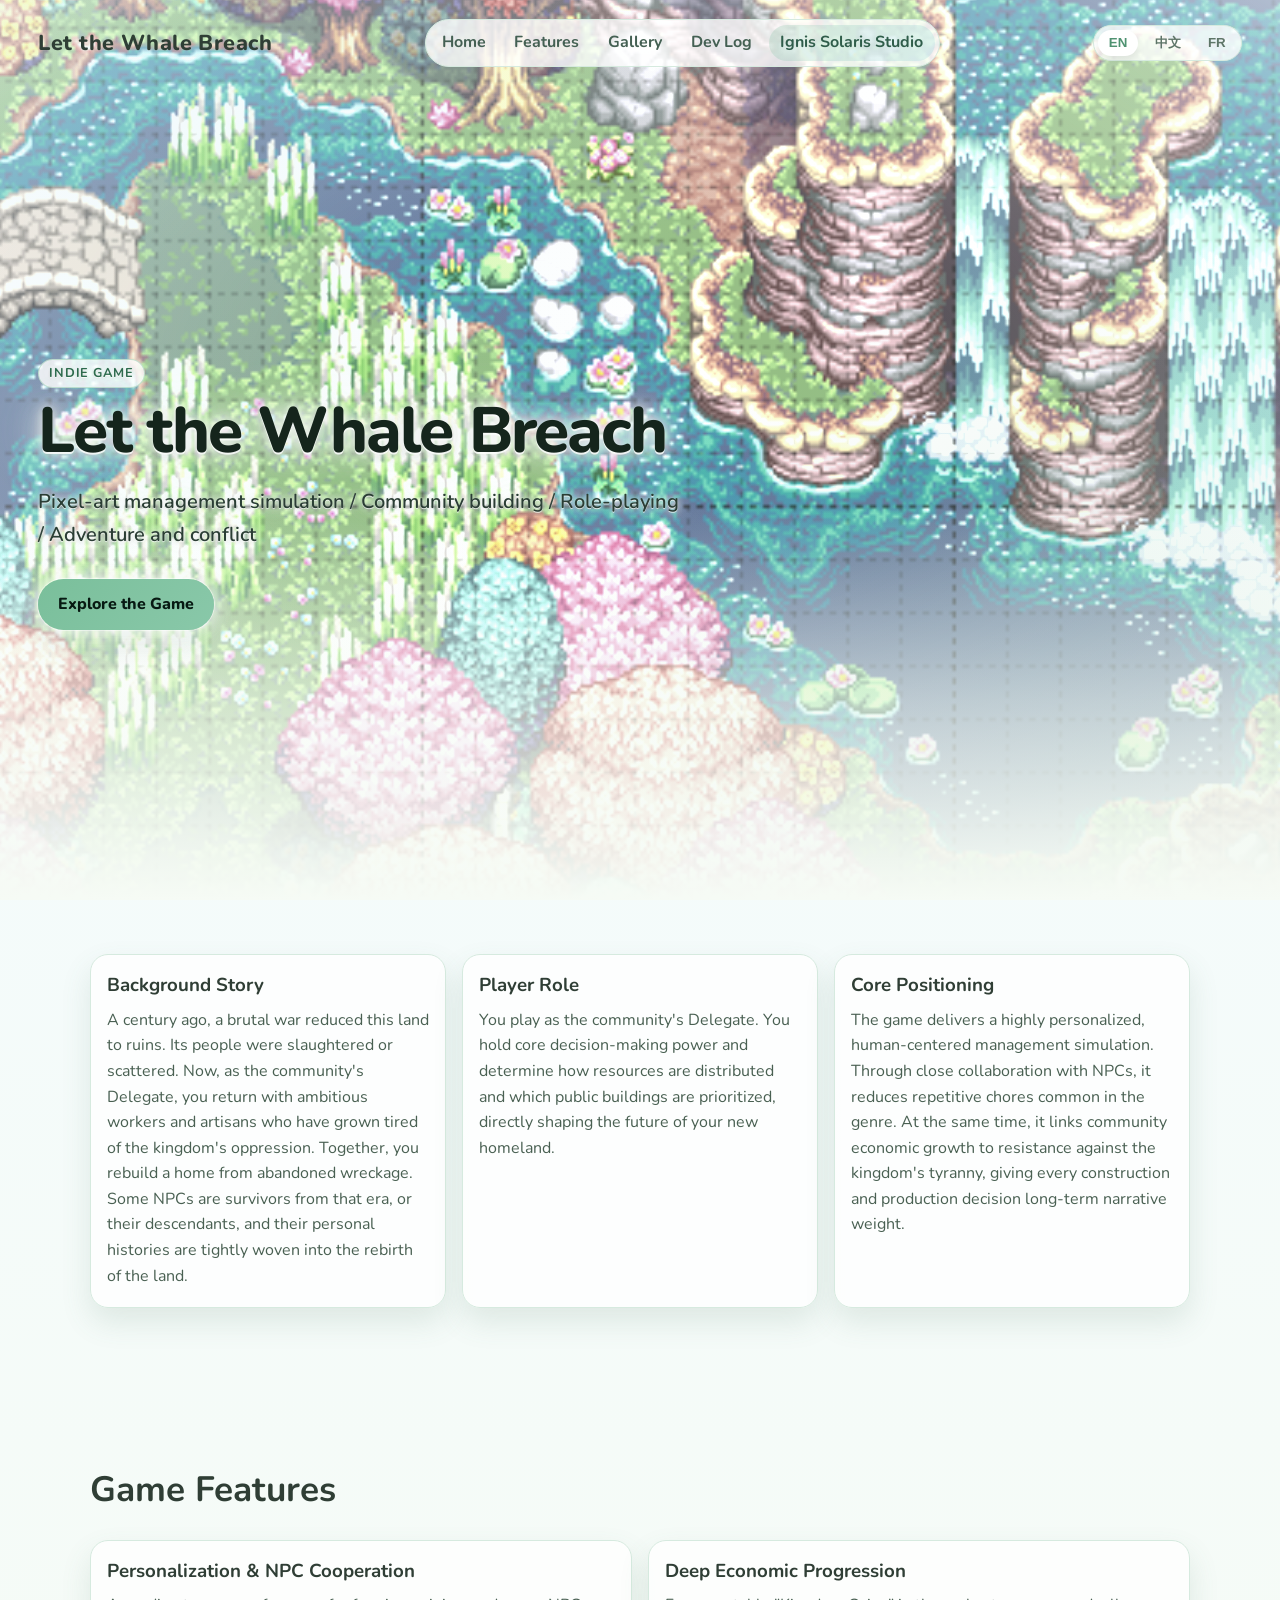
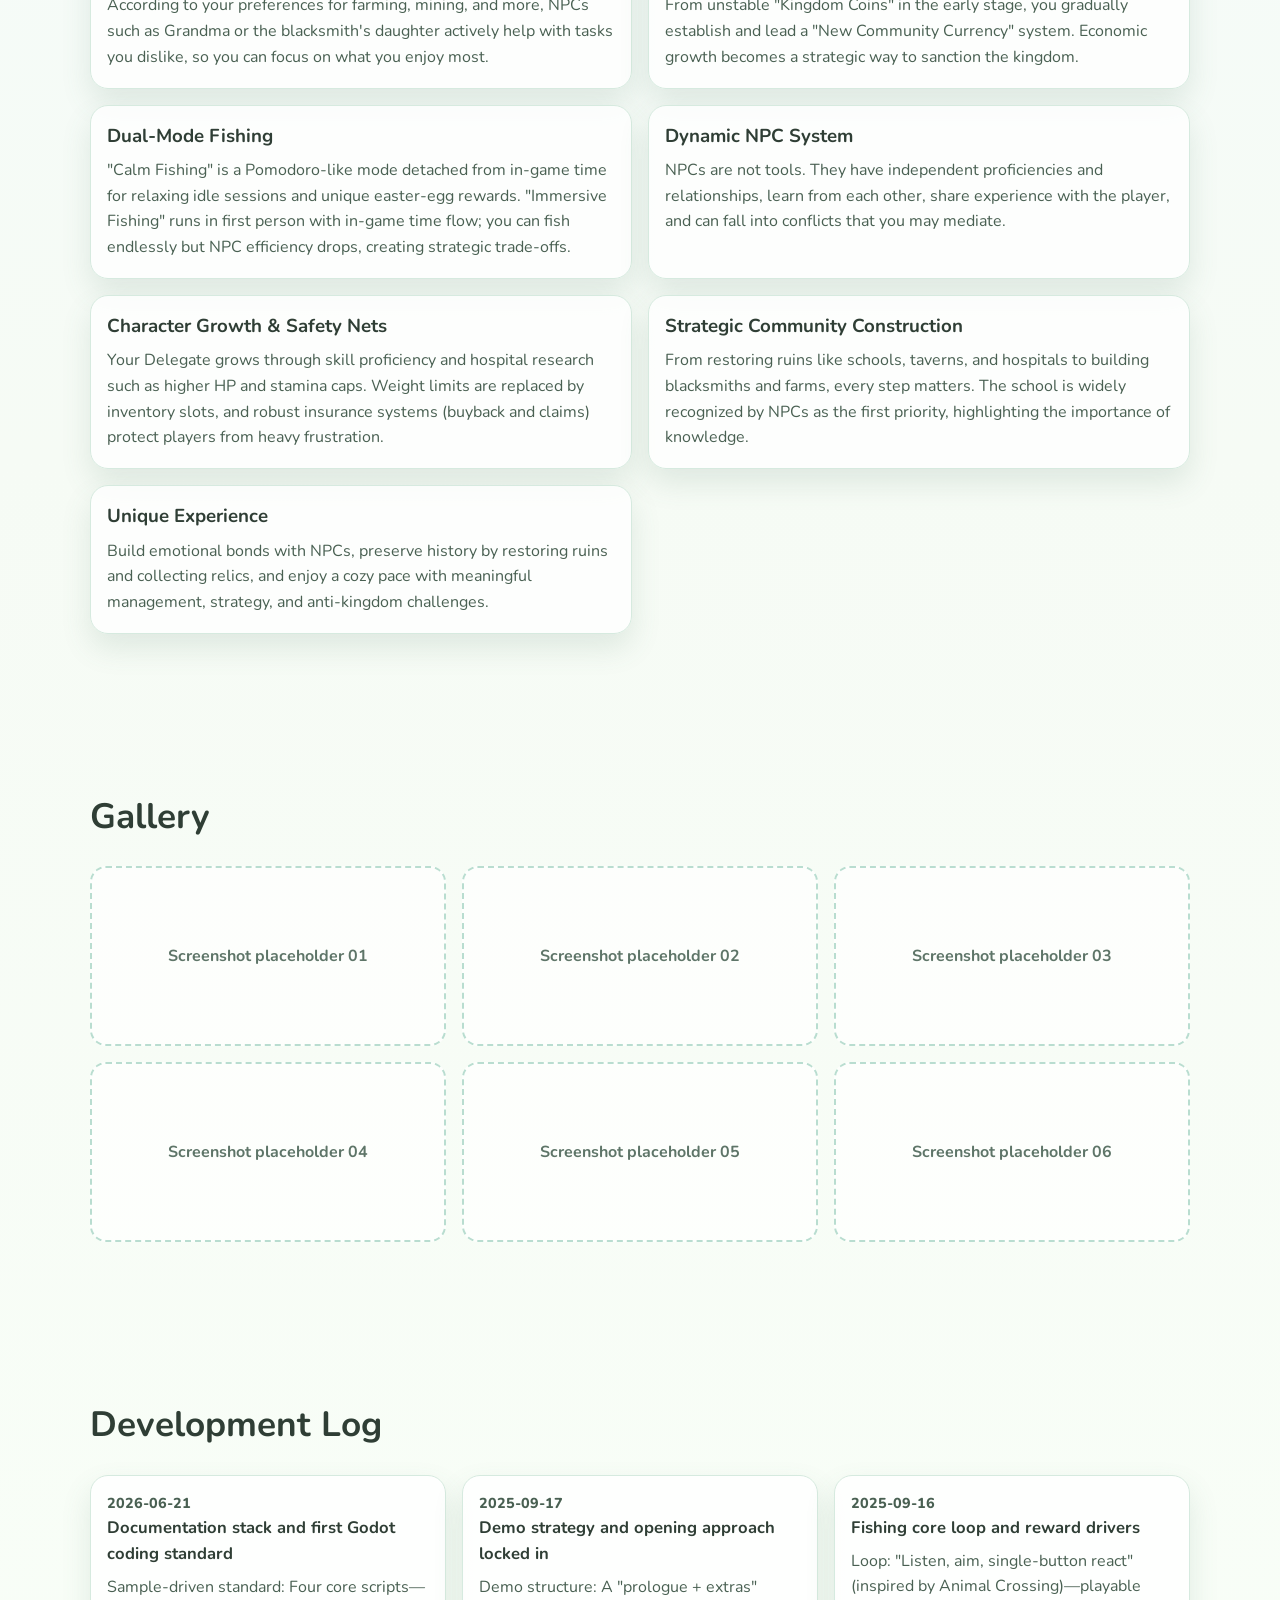
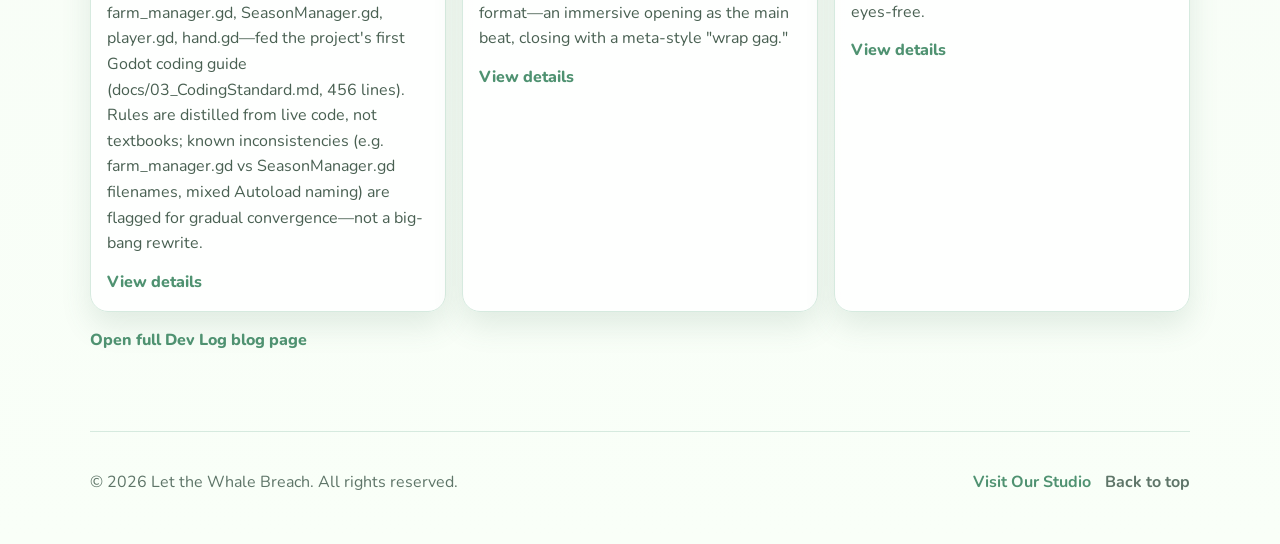
<file: index.html>
<!DOCTYPE html>
<html lang="en">
<head>
  <meta charset="UTF-8">
  <meta name="viewport" content="width=device-width, initial-scale=1.0">
  <title>Let the Whale Breach</title>
  <meta name="description" content="Let the Whale Breach - A warm, healing, nature-inspired indie game adventure.">
  <link rel="preconnect" href="https://fonts.googleapis.com">
  <link rel="preconnect" href="https://fonts.gstatic.com" crossorigin>
  <link href="https://fonts.googleapis.com/css2?family=Nunito:wght@400;600;700;800&display=swap" rel="stylesheet">
  <link rel="stylesheet" href="style.css">
</head>
<body data-page="home">
  <header class="hero" id="top">
    <div class="hero-media" aria-hidden="true"></div>
    <nav class="top-nav">
      <a class="brand" href="#top">Let the Whale Breach</a>
      <div class="nav-links" aria-label="Primary navigation">
        <a href="#top" data-i18n="navHome">Home</a>
        <a href="#features" data-i18n="navFeatures">Features</a>
        <a href="#gallery" data-i18n="navGallery">Gallery</a>
        <a href="devlog.html" data-i18n="navDevlog">Dev Log</a>
        <a
          class="studio-link"
          href="https://ignissolarisstudio.com/#welcome"
          target="_blank"
          rel="noopener noreferrer"
          data-i18n="navStudio"
        >Ignis Solaris Studio</a>
      </div>
      <div class="lang-switcher" aria-label="Language switcher">
        <button class="lang-btn active" type="button" data-lang="en" aria-pressed="true">EN</button>
        <button class="lang-btn" type="button" data-lang="zh" aria-pressed="false">中文</button>
        <button class="lang-btn" type="button" data-lang="fr" aria-pressed="false">FR</button>
      </div>
    </nav>

    <div class="hero-overlay"></div>
    <div class="hero-content">
      <p class="eyebrow" data-i18n="eyebrow">Indie Game</p>
      <h1>Let the Whale Breach</h1>
      <p class="hero-subtitle" data-i18n="heroSubtitle">Pixel-art management simulation / Community building / Role‑playing / Adventure and conflict</p>
      <a href="#features" class="cta-btn" data-i18n="ctaExplore">Explore the Game</a>
    </div>
  </header>

  <main>
    <section class="section core-intro" id="core-intro">
      <div class="core-intro-grid">
        <article class="core-intro-card">
          <h3 data-i18n="introStoryTitle">Background Story</h3>
          <p data-i18n="introStoryBody">
            A century ago, a brutal war reduced this land to ruins. Its people were slaughtered or
            scattered. Now, as the community's Delegate, you return with ambitious workers and
            artisans who have grown tired of the kingdom's oppression. Together, you rebuild a home
            from abandoned wreckage. Some NPCs are survivors from that era, or their descendants, and
            their personal histories are tightly woven into the rebirth of the land.
          </p>
        </article>

        <article class="core-intro-card">
          <h3 data-i18n="introPlayerTitle">Player Role</h3>
          <p data-i18n="introPlayerBody">
            You play as the community's Delegate. You hold core decision-making power and determine how
            resources are distributed and which public buildings are prioritized, directly shaping the
            future of your new homeland.
          </p>
        </article>

        <article class="core-intro-card">
          <h3 data-i18n="introCoreTitle">Core Positioning</h3>
          <p data-i18n="introCoreBody">
            The game delivers a highly personalized, human-centered management simulation. Through close
            collaboration with NPCs, it reduces repetitive chores common in the genre. At the same
            time, it links community economic growth to resistance against the kingdom's tyranny, giving
            every construction and production decision long-term narrative weight.
          </p>
        </article>
      </div>
    </section>

    <section class="section features" id="features">
      <div class="section-heading">
        <h2 data-i18n="featuresHeading">Game Features</h2>
      </div>

      <div class="feature-grid">
        <article class="feature-card">
          <h3 data-i18n="featureTitle1">Personalization & NPC Cooperation</h3>
          <p data-i18n="featureDesc1">
            NPCs respond to your preferences. If you enjoy farming but dislike mining, characters such
            as Grandma or the blacksmith's daughter can voluntarily cover the tasks you avoid, so you
            can focus on the activities you truly enjoy.
          </p>
        </article>

        <article class="feature-card">
          <h3 data-i18n="featureTitle2">Deep Economic Progression</h3>
          <p data-i18n="featureDesc2">
            Early on, the settlement relies on unstable "Kingdom Coins." Over time, you can establish
            and lead a regional "New Community Currency" system. Economic expansion becomes a strategic
            way to sanction the kingdom while advancing the larger story.
          </p>
        </article>

        <article class="feature-card">
          <h3 data-i18n="featureTitle3">Dual-Mode Fishing</h3>
          <p data-i18n="featureDesc3">
            "Calm Fishing" is a Pomodoro-style mode detached from in-game time, ideal for relaxed idle
            sessions and unique anti-bragging easter-egg rewards. "Immersive Fishing" runs in first
            person with in-game time flow: you can fish endlessly without fainting, but NPC efficiency
            drops, creating meaningful strategic trade-offs.
          </p>
        </article>

        <article class="feature-card">
          <h3 data-i18n="featureTitle4">Dynamic NPC System</h3>
          <p data-i18n="featureDesc4">
            NPCs are not just labor units. They have individual proficiencies and relationships, learn
            from one another, share experience with the player, and may even fall into conflicts that
            you can step in to mediate.
          </p>
        </article>

        <article class="feature-card">
          <h3 data-i18n="featureTitle5">Character Growth & Safety Nets</h3>
          <p data-i18n="featureDesc5">
            Your Delegate grows through skill proficiency and hospital research that raises HP and
            stamina caps. Carry weight limits are removed in favor of inventory slots, and robust
            recovery systems such as buyback and insurance claims reduce frustration and keep setbacks
            manageable.
          </p>
        </article>

        <article class="feature-card">
          <h3 data-i18n="featureTitle6">Strategic Community Construction</h3>
          <p data-i18n="featureDesc6">
            Every building choice matters, from restoring abandoned landmarks like schools, taverns, and
            hospitals to creating core production sites such as blacksmiths and farms. The school is the
            first project most NPCs unanimously support, highlighting the central role of knowledge.
          </p>
        </article>

        <article class="feature-card">
          <h3 data-i18n="featureTitle7">Unique Experience</h3>
          <p data-i18n="featureDesc7">
            Build deep emotional bonds with NPCs and feel the warmth of mutual support. Preserve history
            by repairing ruins, collecting relics, and building a museum. Enjoy a cozy pace while still
            facing meaningful management, strategy, and anti-kingdom challenges.
          </p>
        </article>
      </div>
    </section>

    <section class="section gallery" id="gallery">
      <div class="section-heading">
        <h2 data-i18n="galleryHeading">Gallery</h2>
      </div>

      <div class="gallery-grid">
        <figure class="gallery-item" tabindex="0" role="button"><span data-i18n="galleryItem1">Screenshot placeholder 01</span></figure>
        <figure class="gallery-item" tabindex="0" role="button"><span data-i18n="galleryItem2">Screenshot placeholder 02</span></figure>
        <figure class="gallery-item" tabindex="0" role="button"><span data-i18n="galleryItem3">Screenshot placeholder 03</span></figure>
        <figure class="gallery-item" tabindex="0" role="button"><span data-i18n="galleryItem4">Screenshot placeholder 04</span></figure>
        <figure class="gallery-item" tabindex="0" role="button"><span data-i18n="galleryItem5">Screenshot placeholder 05</span></figure>
        <figure class="gallery-item" tabindex="0" role="button"><span data-i18n="galleryItem6">Screenshot placeholder 06</span></figure>
      </div>
    </section>

    <section class="section devlog" id="devlog">
      <div class="section-heading">
        <h2 data-i18n="devlogHeading">Development Log</h2>
      </div>

      <div class="devlog-preview-list">
        <article class="devlog-preview-card">
          <p class="devlog-preview-date">2026-06-21</p>
          <div class="devlog-lang" data-devlog-lang="zh">
            <h3>文档体系搭建与 Godot 代码规范首版</h3>
            <p>样本归纳：以 farm_manager.gd、SeasonManager.gd、player.gd、hand.gd 四份核心脚本为样本，从命名、注释与结构归纳出项目首版 Godot 代码规范（docs/03_CodingStandard.md，456 行）；规范源自现有代码而非教科书，并标注尚未统一之处（如 farm_manager.gd vs SeasonManager.gd 文件名、Autoload 命名混用），便于渐进收敛而非强行大改。</p>
          </div>
          <div class="devlog-lang" data-devlog-lang="en">
            <h3>Documentation stack and first Godot coding standard</h3>
            <p>Sample-driven standard: Four core scripts—farm_manager.gd, SeasonManager.gd, player.gd, hand.gd—fed the project&#x27;s first Godot coding guide (docs/03_CodingStandard.md, 456 lines). Rules are distilled from live code, not textbooks; known inconsistencies (e.g. farm_manager.gd vs SeasonManager.gd filenames, mixed Autoload naming) are flagged for gradual convergence—not a big-bang rewrite.</p>
          </div>
          <div class="devlog-lang" data-devlog-lang="fr">
            <h3>Arborescence documentaire et première norme de code Godot</h3>
            <p>Norme issue du code : Quatre scripts cœur — farm_manager.gd, SeasonManager.gd, player.gd, hand.gd — ont nourri la première charte Godot du projet (docs/03_CodingStandard.md, 456 lignes). Règles extraites du code existant, pas d&#x27;un manuel ; écarts signalés (ex. farm_manager.gd vs SeasonManager.gd, nommage Autoload hétérogène) pour convergence progressive, sans refonte brutale.</p>
          </div>
          <a href="devlog.html#post-2026-06-21" data-i18n="viewDetails">View details</a>
        </article>
        <article class="devlog-preview-card">
          <p class="devlog-preview-date">2025-09-17</p>
          <div class="devlog-lang" data-devlog-lang="zh">
            <h3>Demo战略定型与开场方案确立</h3>
            <p>Demo战略：采用“序章 + 花絮”模式，主体为沉浸式开局，结尾附带Meta风格的“杀青梗”。</p>
          </div>
          <div class="devlog-lang" data-devlog-lang="en">
            <h3>Demo strategy and opening approach locked in</h3>
            <p>Demo structure: A &quot;prologue + extras&quot; format—an immersive opening as the main beat, closing with a meta-style &quot;wrap gag.&quot;</p>
          </div>
          <div class="devlog-lang" data-devlog-lang="fr">
            <h3>Stratégie du démo et proposition d’ouverture validées</h3>
            <p>Structure du démo : mode « prologue + bonus » — ouverture immersive au centre, puis clin d’œil meta façon « générique de fin ».</p>
          </div>
          <a href="devlog.html#post-2025-09-17" data-i18n="viewDetails">View details</a>
        </article>
        <article class="devlog-preview-card">
          <p class="devlog-preview-date">2025-09-16</p>
          <div class="devlog-lang" data-devlog-lang="zh">
            <h3>钓鱼系统核心玩法与驱动模型</h3>
            <p>玩法定型：确立“听声辨位、单键反应”模式（灵感来自《动森》），支持闭眼游玩。</p>
          </div>
          <div class="devlog-lang" data-devlog-lang="en">
            <h3>Fishing core loop and reward drivers</h3>
            <p>Loop: &quot;Listen, aim, single-button react&quot; (inspired by Animal Crossing)—playable eyes-free.</p>
          </div>
          <div class="devlog-lang" data-devlog-lang="fr">
            <h3>Boucle principale et modèle récompenses de la pêche</h3>
            <p>Boucle : « entendre, viser, une touche » (inspiré d’Animal Crossing) — jouable sans regarder l’écran.</p>
          </div>
          <a href="devlog.html#post-2025-09-16" data-i18n="viewDetails">View details</a>
        </article>
      </div>

      <a class="devlog-more-link" href="devlog.html" data-i18n="openDevlogPage">Open full Dev Log blog page</a>
    </section>
  </main>

  <footer class="site-footer">
    <p>&copy; 2026 Let the Whale Breach. All rights reserved.</p>
    <div class="footer-links">
      <a
        href="https://ignissolarisstudio.com/#welcome"
        target="_blank"
        rel="noopener noreferrer"
        data-i18n="footerStudio"
      >Visit Our Studio</a>
      <a href="#top" data-i18n="backToTop">Back to top</a>
    </div>
  </footer>
  <div class="lightbox" id="gallery-lightbox" aria-hidden="true">
    <div class="lightbox-backdrop" data-close-lightbox="true"></div>
    <div class="lightbox-panel" role="dialog" aria-modal="true" aria-labelledby="lightbox-caption">
      <button class="lightbox-close" type="button" data-close-lightbox="true" data-i18n="closePreview">Close</button>
      <img class="lightbox-image" alt="">
      <p class="lightbox-caption" id="lightbox-caption"></p>
    </div>
  </div>
  <script src="script.js"></script>
</body>
</html>
</file>
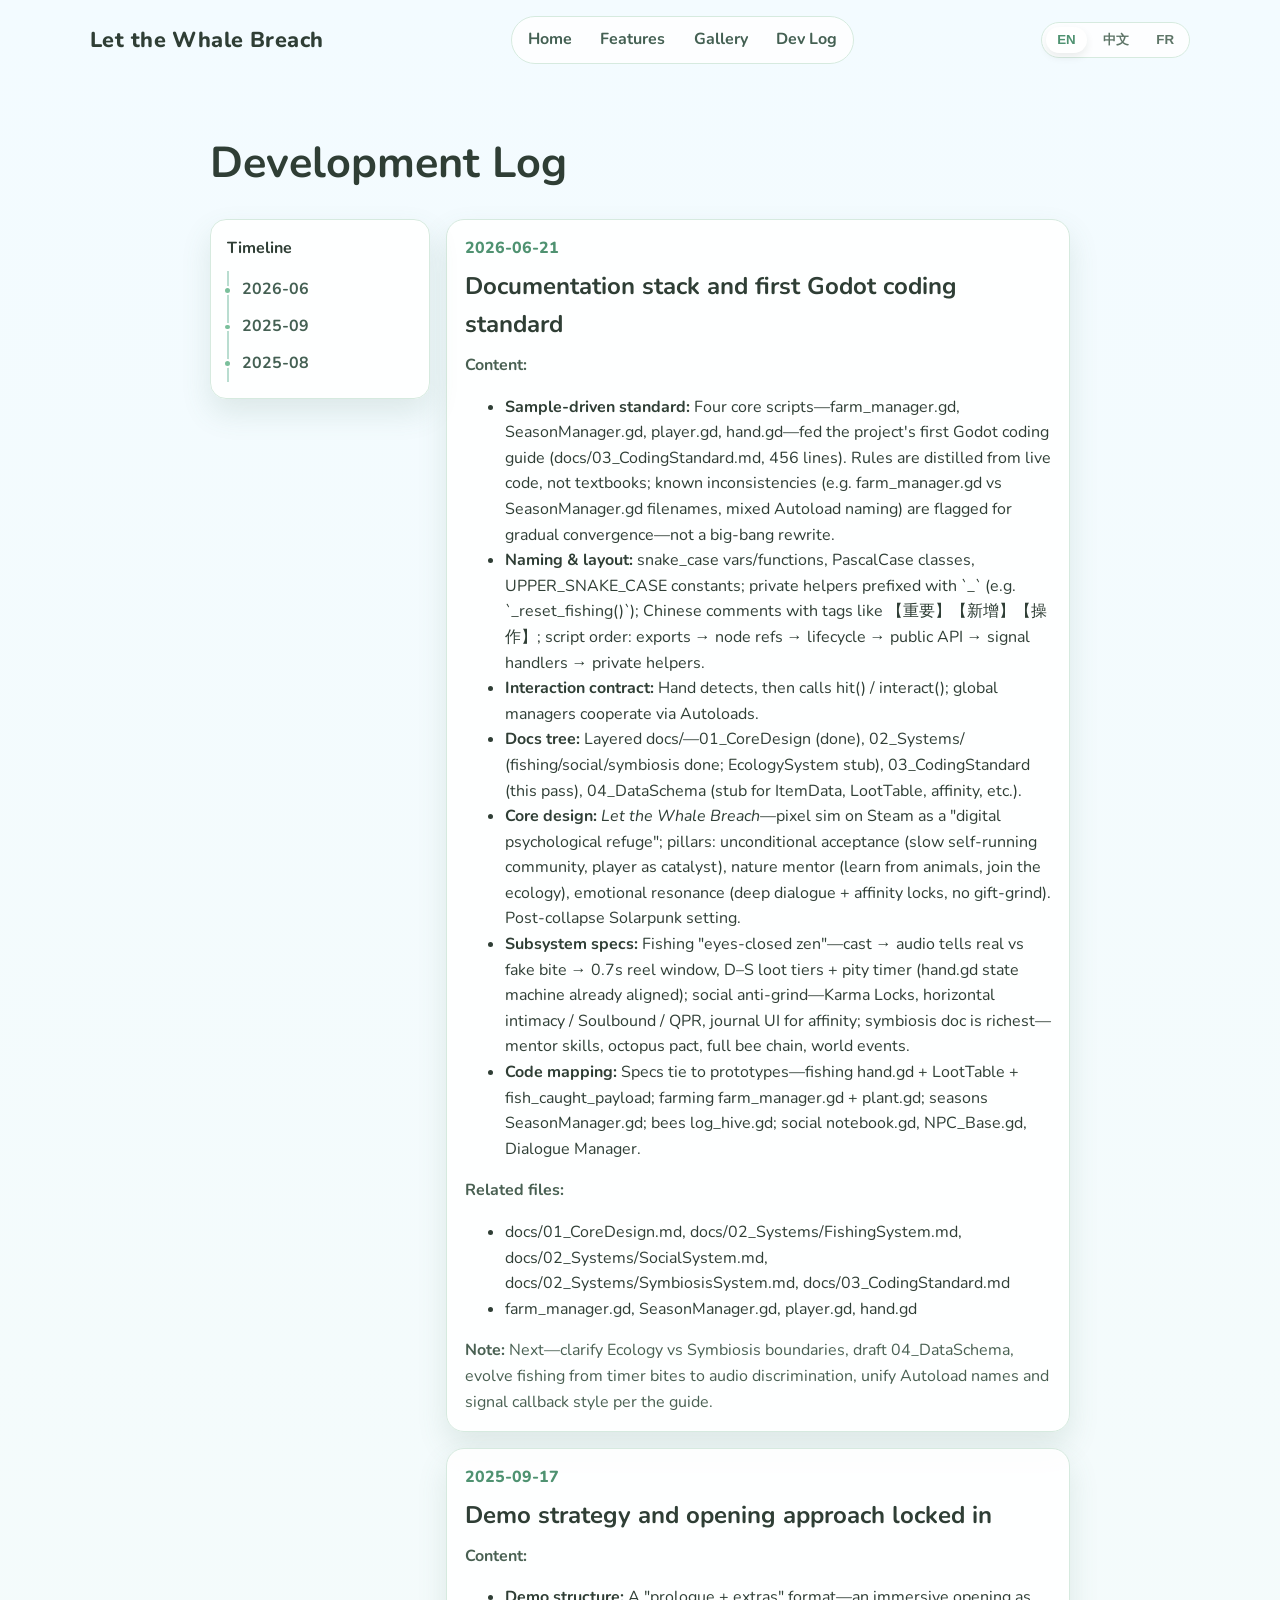
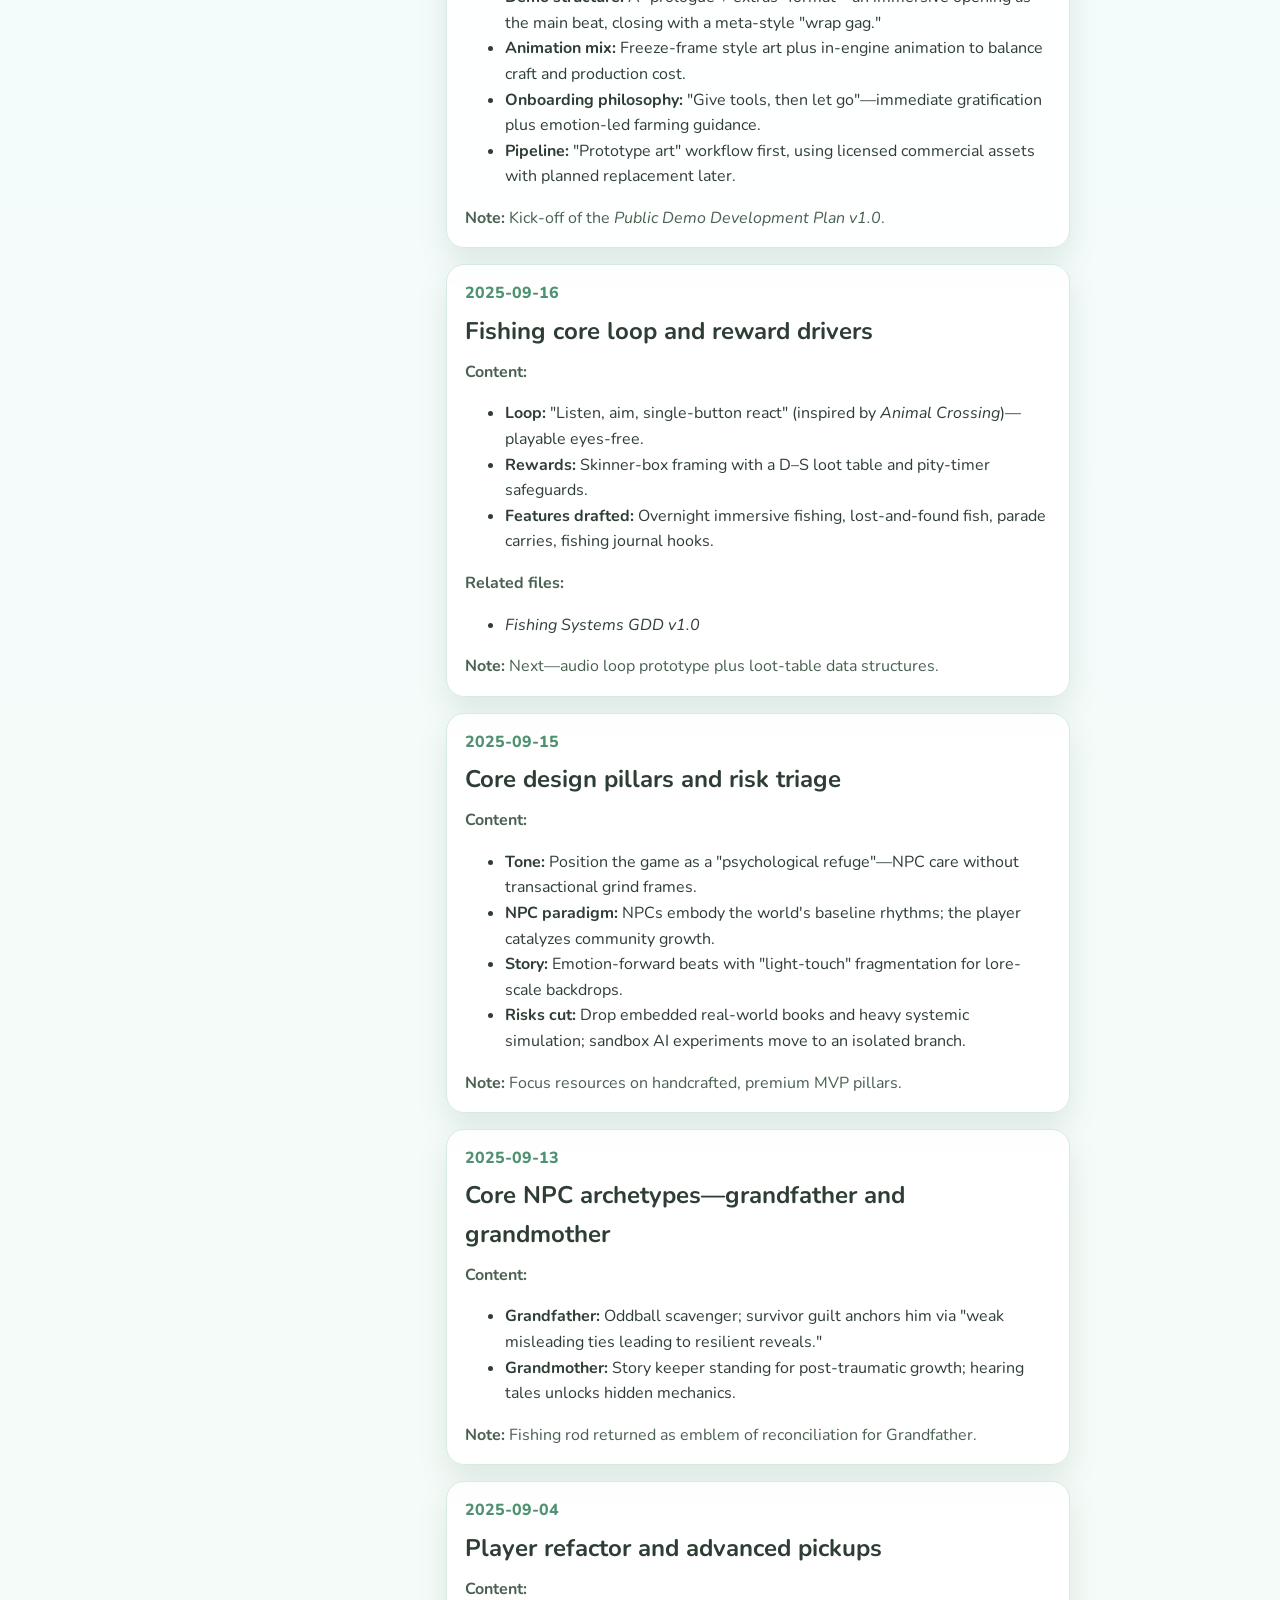
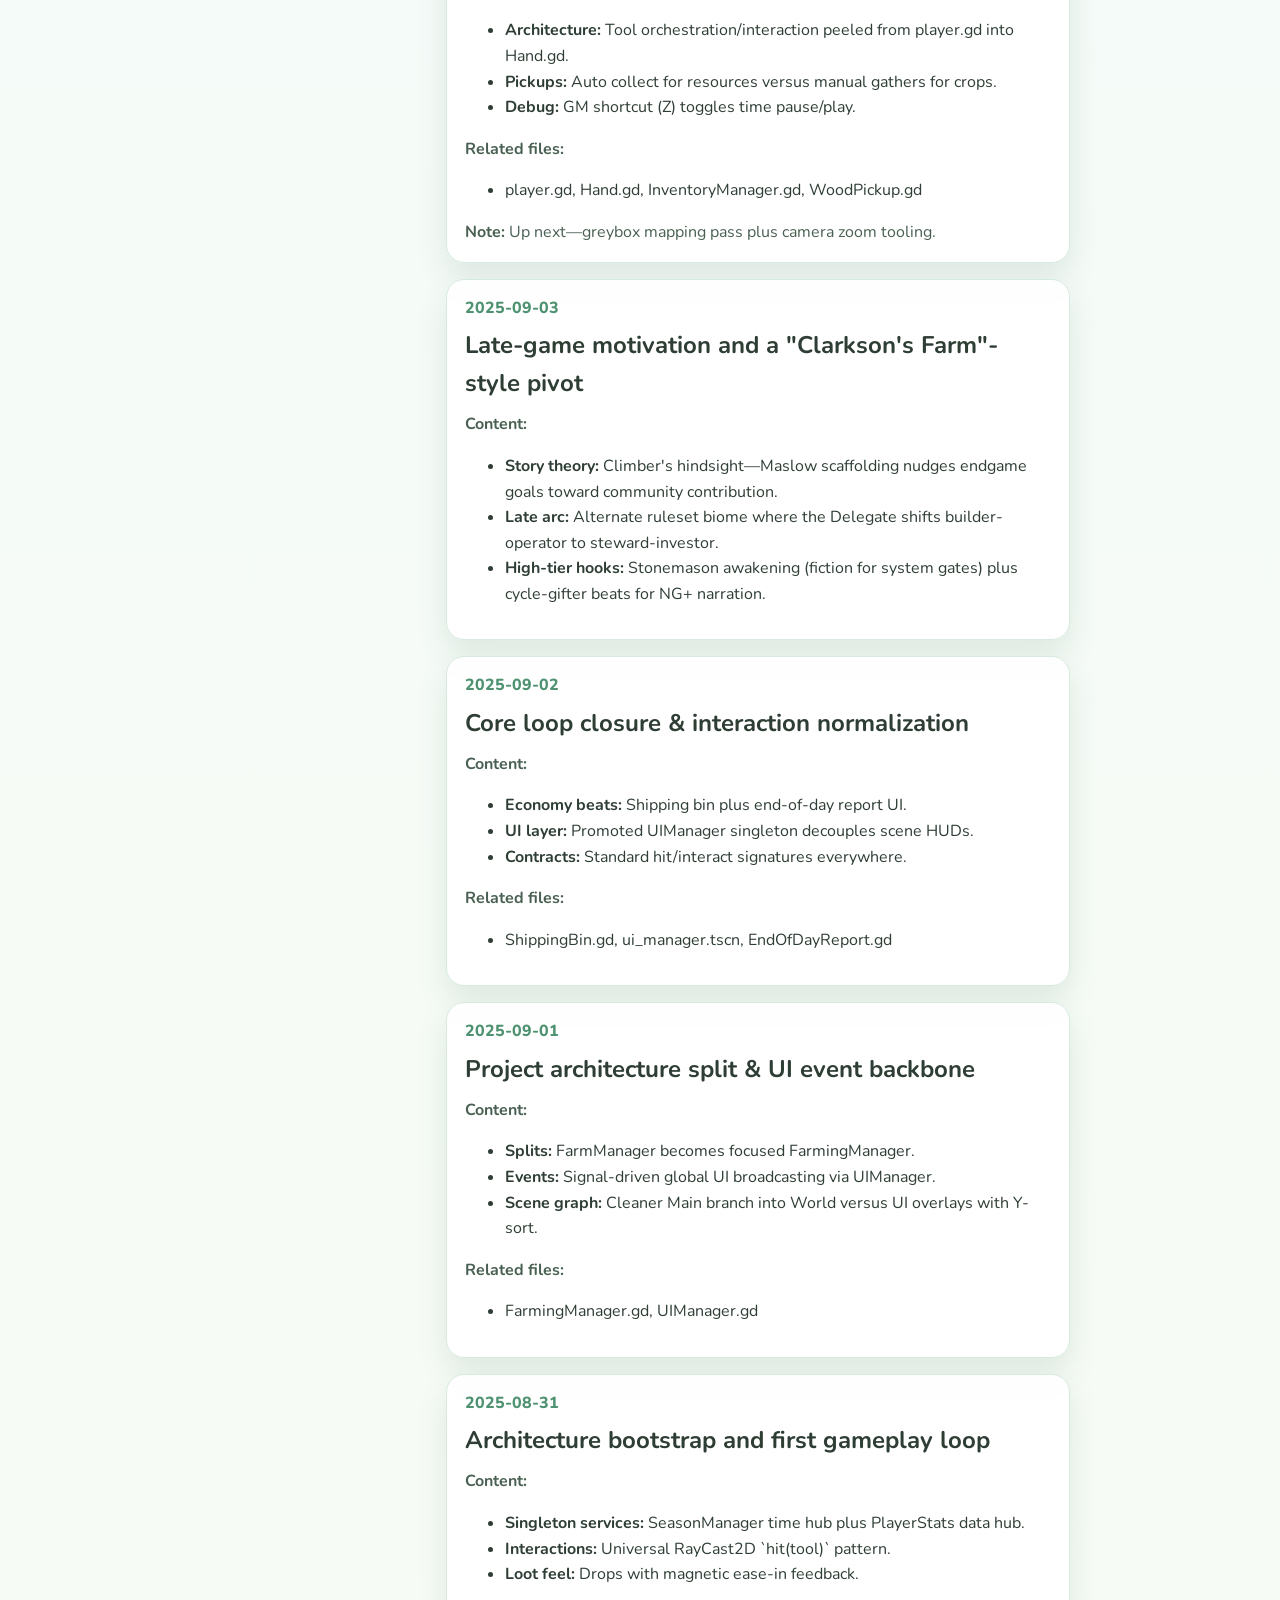
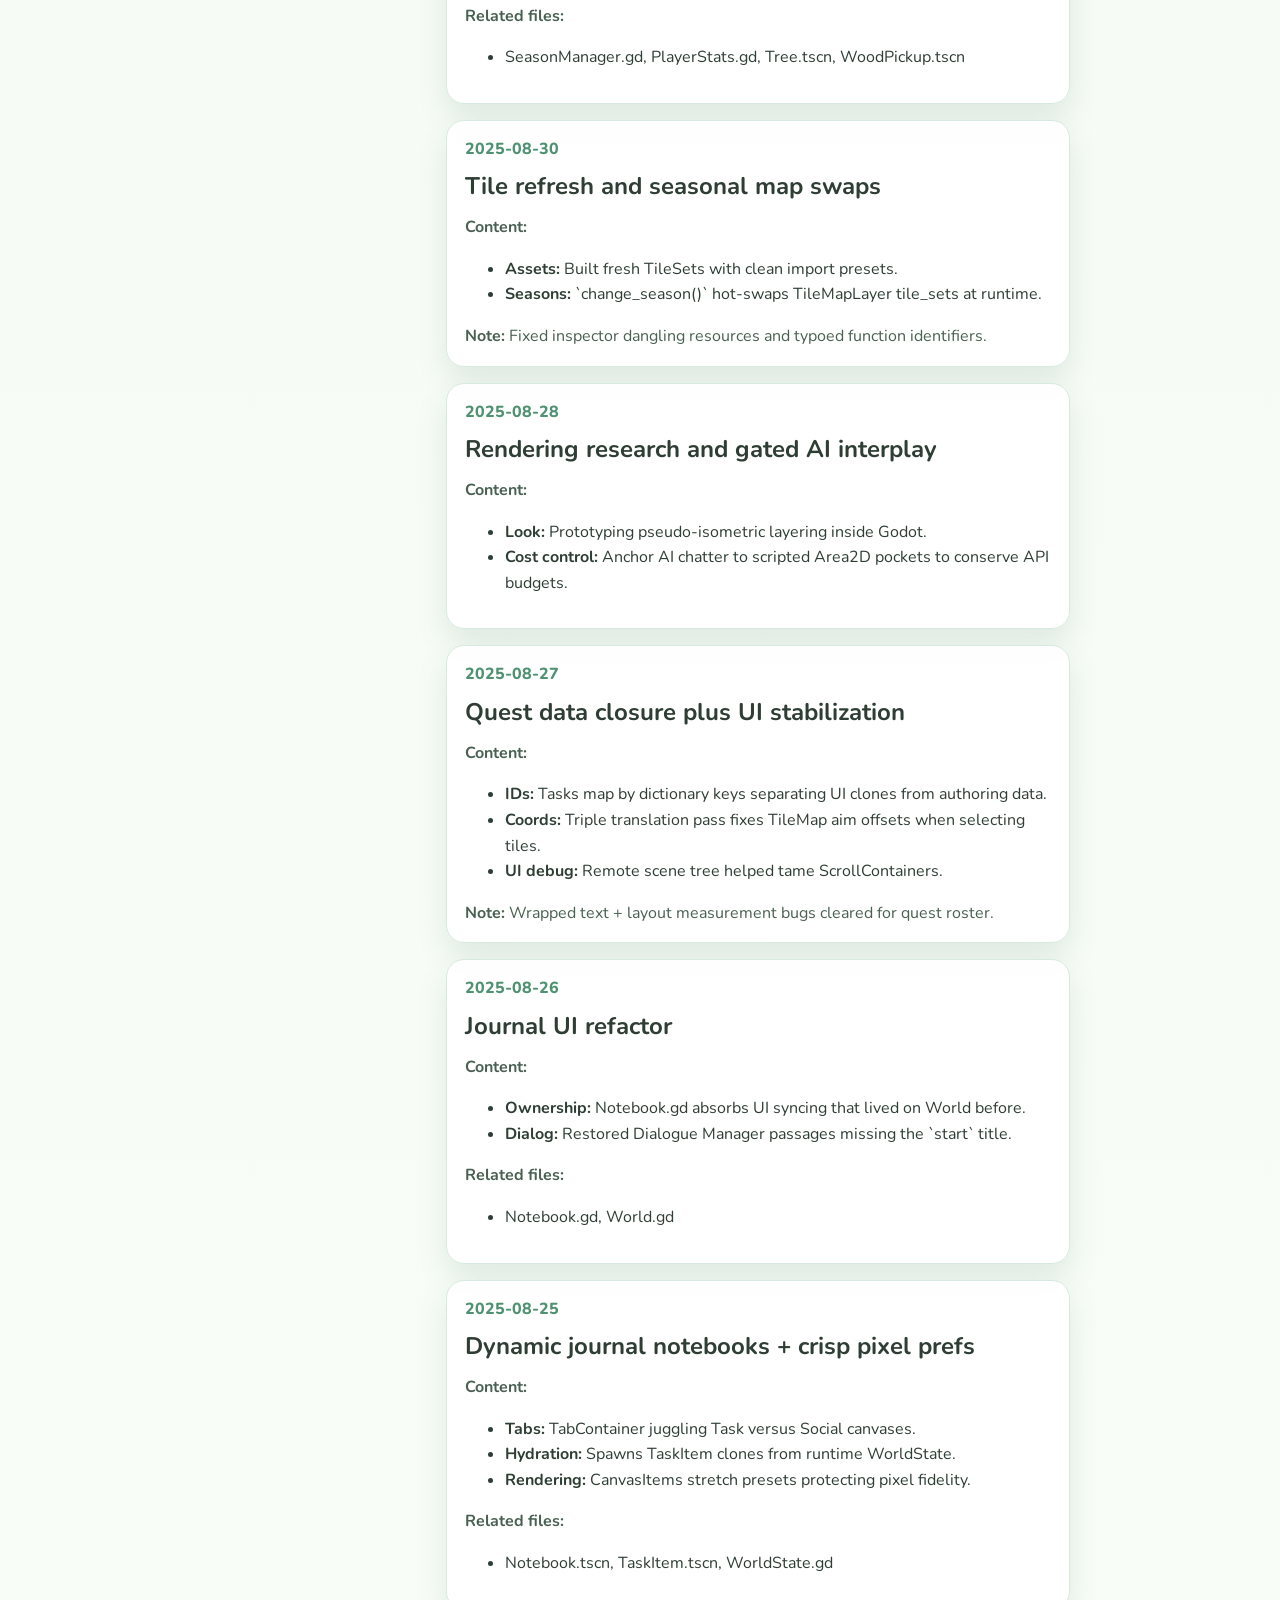
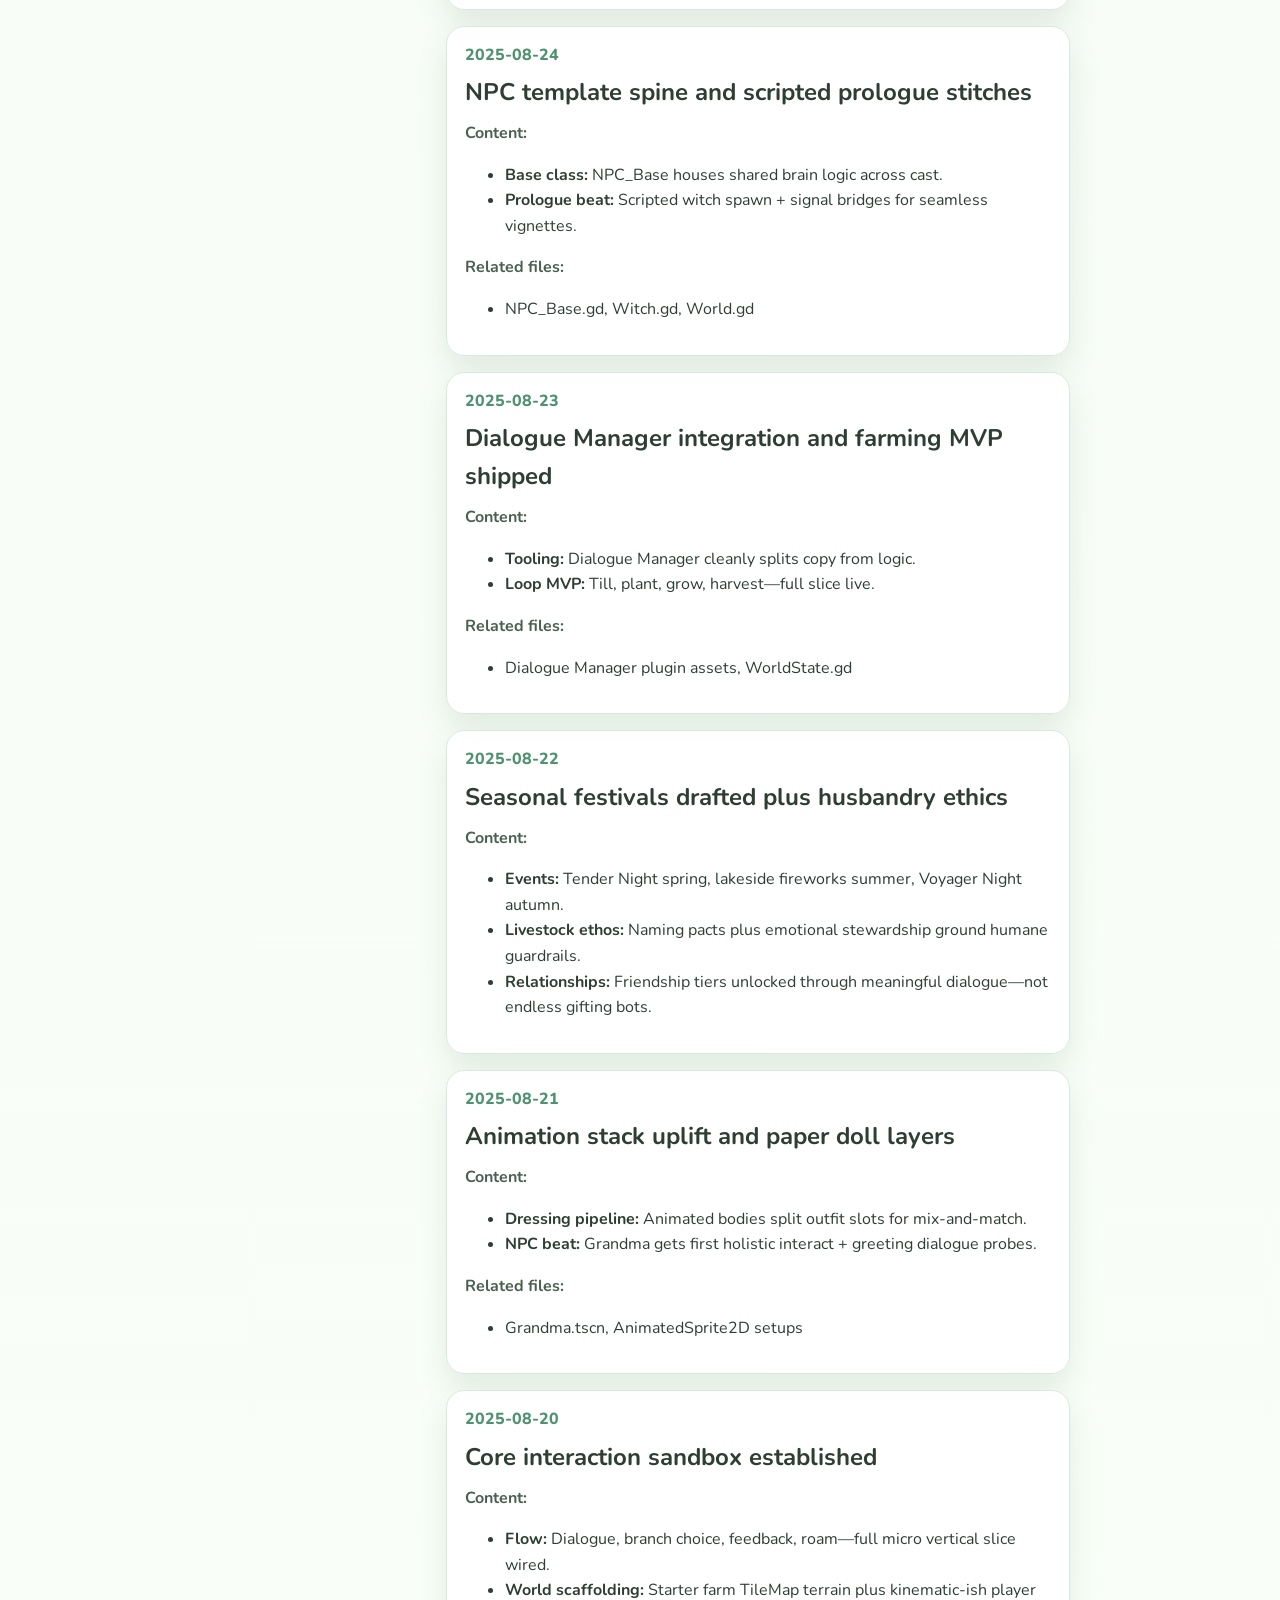
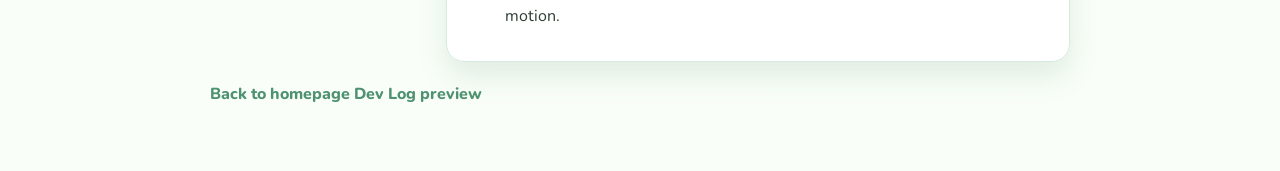
<file: devlog.html>
<!DOCTYPE html>
<html lang="en">
<head>
  <meta charset="UTF-8">
  <meta name="viewport" content="width=device-width, initial-scale=1.0">
  <title>Dev Log | Let the Whale Breach</title>
  <meta name="description" content="Development blog and detailed updates for Let the Whale Breach.">
  <link rel="preconnect" href="https://fonts.googleapis.com">
  <link rel="preconnect" href="https://fonts.gstatic.com" crossorigin>
  <link href="https://fonts.googleapis.com/css2?family=Nunito:wght@400;600;700;800&display=swap" rel="stylesheet">
  <link rel="stylesheet" href="style.css">
</head>
<body class="blog-body" data-page="devlog">
  <nav class="top-nav blog-nav">
    <a class="brand" href="index.html#top">Let the Whale Breach</a>
    <div class="nav-links" aria-label="Primary navigation">
      <a href="index.html#top" data-i18n="navHome">Home</a>
      <a href="index.html#features" data-i18n="navFeatures">Features</a>
      <a href="index.html#gallery" data-i18n="navGallery">Gallery</a>
      <a href="devlog.html" data-i18n="navDevlog">Dev Log</a>
    </div>
    <div class="lang-switcher" aria-label="Language switcher">
      <button class="lang-btn active" type="button" data-lang="en" aria-pressed="true">EN</button>
      <button class="lang-btn" type="button" data-lang="zh" aria-pressed="false">中文</button>
      <button class="lang-btn" type="button" data-lang="fr" aria-pressed="false">FR</button>
    </div>
  </nav>

  <main class="blog-main">
    <header class="blog-header">
      <h1 data-i18n="devlogPageTitle">Development Log</h1>
    </header>

    <section class="blog-timeline-layout">
      <aside class="blog-timeline">
        <h2 data-i18n="timelineTitle">Timeline</h2>
        <ul>
          <li><a href="#post-2026-06-21">2026-06</a></li>
          <li><a href="#post-2025-09-17">2025-09</a></li>
          <li><a href="#post-2025-08-31">2025-08</a></li>
        </ul>
      </aside>

      <div class="blog-list">
        <article class="blog-post" id="post-2026-06-21">
          <time datetime="2026-06-21">2026-06-21</time>
          <div class="devlog-lang" data-devlog-lang="zh">
          <h2>文档体系搭建与 Godot 代码规范首版</h2>
          <p><strong>内容：</strong></p>
          <ul>
            <li><strong>样本归纳</strong>：以 farm_manager.gd、SeasonManager.gd、player.gd、hand.gd 四份核心脚本为样本，从命名、注释与结构归纳出项目首版 Godot 代码规范（docs/03_CodingStandard.md，456 行）；规范源自现有代码而非教科书，并标注尚未统一之处（如 farm_manager.gd vs SeasonManager.gd 文件名、Autoload 命名混用），便于渐进收敛而非强行大改。</li>
            <li><strong>命名与结构</strong>：变量/函数 snake_case、类 PascalCase、常量 UPPER_SNAKE_CASE；私有函数 `_` 前缀（如 `_reset_fishing()`）；中文注释为主，常用【重要】【新增】【操作】标签；脚本按「导出变量 → 节点引用 → 生命周期 → 公开 API → 信号处理 → 私有辅助」排列。</li>
            <li><strong>交互约定</strong>：Hand 检测后调用 hit() / interact()；全局管理器经 Autoload 协作。</li>
            <li><strong>文档体系</strong>：新建分层 docs/ 目录——01_CoreDesign（核心设计，已完成）、02_Systems/（钓鱼/社交/共生已完成，EcologySystem 占位）、03_CodingStandard（本次生成）、04_DataSchema（占位，待定义 ItemData、LootTable、好感度等）。</li>
            <li><strong>核心设计</strong>：Let the Whale Breach（蓝鲸岛）— 像素风 Steam 模拟经营，定位「数字心理避难所」；三大支柱为无条件接纳（社区极慢自转、玩家作催化剂）、自然导师（向动物学习、融入生态）、心理共鸣（深度对话 + 好感度锁、拒绝功利刷好感）；后崩坏 Solarpunk 世界观。</li>
            <li><strong>子系统文档</strong>：钓鱼「闭眼禅意」— 抛竿→听声辨真假咬钩→0.7 秒收竿、D-S 级奖励池与 Pity Timer（hand.gd 状态机方向已对齐）；社交去功利化 — Karma Locks、水平亲密关系与 Soulbound/QPR、手账 UI 承载好感；共生系统目前最详 — 自然导师技能表、章鱼契约、蜜蜂全链路与世界事件。</li>
            <li><strong>代码对应</strong>：设计非纸上谈兵——钓鱼 hand.gd + LootTable + fish_caught_payload；农耕 farm_manager.gd + plant.gd；季节 SeasonManager.gd；蜜蜂 log_hive.gd；社交 notebook.gd、NPC_Base.gd、Dialogue Manager 集成。</li>
          </ul>
          <p><strong>相关文件：</strong></p>
          <ul>
            <li>docs/01_CoreDesign.md, docs/02_Systems/FishingSystem.md, docs/02_Systems/SocialSystem.md, docs/02_Systems/SymbiosisSystem.md, docs/03_CodingStandard.md</li>
            <li>farm_manager.gd, SeasonManager.gd, player.gd, hand.gd</li>
          </ul>
          <p><strong>备注：</strong> 下一步 — 厘清 EcologySystem 与 Symbiosis 边界、撰写 04_DataSchema、钓鱼从「计时咬钩」迭代至「听觉辨真假」、按规范统一 Autoload 命名与信号回调风格。</p>
          </div>
          <div class="devlog-lang" data-devlog-lang="en">
          <h2>Documentation stack and first Godot coding standard</h2>
          <p><strong>Content:</strong></p>
          <ul>
            <li><strong>Sample-driven standard:</strong> Four core scripts—farm_manager.gd, SeasonManager.gd, player.gd, hand.gd—fed the project&#x27;s first Godot coding guide (docs/03_CodingStandard.md, 456 lines). Rules are distilled from live code, not textbooks; known inconsistencies (e.g. farm_manager.gd vs SeasonManager.gd filenames, mixed Autoload naming) are flagged for gradual convergence—not a big-bang rewrite.</li>
            <li><strong>Naming &amp; layout:</strong> snake_case vars/functions, PascalCase classes, UPPER_SNAKE_CASE constants; private helpers prefixed with `_` (e.g. `_reset_fishing()`); Chinese comments with tags like 【重要】【新增】【操作】; script order: exports → node refs → lifecycle → public API → signal handlers → private helpers.</li>
            <li><strong>Interaction contract:</strong> Hand detects, then calls hit() / interact(); global managers cooperate via Autoloads.</li>
            <li><strong>Docs tree:</strong> Layered docs/—01_CoreDesign (done), 02_Systems/ (fishing/social/symbiosis done; EcologySystem stub), 03_CodingStandard (this pass), 04_DataSchema (stub for ItemData, LootTable, affinity, etc.).</li>
            <li><strong>Core design:</strong> <em>Let the Whale Breach</em>—pixel sim on Steam as a &quot;digital psychological refuge&quot;; pillars: unconditional acceptance (slow self-running community, player as catalyst), nature mentor (learn from animals, join the ecology), emotional resonance (deep dialogue + affinity locks, no gift-grind). Post-collapse Solarpunk setting.</li>
            <li><strong>Subsystem specs:</strong> Fishing &quot;eyes-closed zen&quot;—cast → audio tells real vs fake bite → 0.7s reel window, D–S loot tiers + pity timer (hand.gd state machine already aligned); social anti-grind—Karma Locks, horizontal intimacy / Soulbound / QPR, journal UI for affinity; symbiosis doc is richest—mentor skills, octopus pact, full bee chain, world events.</li>
            <li><strong>Code mapping:</strong> Specs tie to prototypes—fishing hand.gd + LootTable + fish_caught_payload; farming farm_manager.gd + plant.gd; seasons SeasonManager.gd; bees log_hive.gd; social notebook.gd, NPC_Base.gd, Dialogue Manager.</li>
          </ul>
          <p><strong>Related files:</strong></p>
          <ul>
            <li>docs/01_CoreDesign.md, docs/02_Systems/FishingSystem.md, docs/02_Systems/SocialSystem.md, docs/02_Systems/SymbiosisSystem.md, docs/03_CodingStandard.md</li>
            <li>farm_manager.gd, SeasonManager.gd, player.gd, hand.gd</li>
          </ul>
          <p><strong>Note:</strong> Next—clarify Ecology vs Symbiosis boundaries, draft 04_DataSchema, evolve fishing from timer bites to audio discrimination, unify Autoload names and signal callback style per the guide.</p>
          </div>
          <div class="devlog-lang" data-devlog-lang="fr">
          <h2>Arborescence documentaire et première norme de code Godot</h2>
          <p><strong>Contenu : </strong></p>
          <ul>
            <li><strong>Norme issue du code :</strong> Quatre scripts cœur — farm_manager.gd, SeasonManager.gd, player.gd, hand.gd — ont nourri la première charte Godot du projet (docs/03_CodingStandard.md, 456 lignes). Règles extraites du code existant, pas d&#x27;un manuel ; écarts signalés (ex. farm_manager.gd vs SeasonManager.gd, nommage Autoload hétérogène) pour convergence progressive, sans refonte brutale.</li>
            <li><strong>Nommage et structure :</strong> snake_case variables/fonctions, PascalCase classes, UPPER_SNAKE_CASE constantes ; privés préfixés `_` (ex. `_reset_fishing()`) ; commentaires surtout en chinois avec balises 【重要】【新增】【操作】 ; ordre script : exports → refs nœuds → cycle de vie → API publique → signaux → aides privées.</li>
            <li><strong>Interactions :</strong> Hand détecte puis appelle hit() / interact() ; gestionnaires globaux via Autoloads.</li>
            <li><strong>Arborescence docs/ :</strong> 01_CoreDesign (fait), 02_Systems/ (pêche/social/symbiose faits ; EcologySystem brouillon), 03_CodingStandard (cette passe), 04_DataSchema (brouillon ItemData, LootTable, affinité, etc.).</li>
            <li><strong>Design central :</strong> <em>Let the Whale Breach</em> — sim pixel Steam, « refuge psychologique numérique » ; piliers : acceptation inconditionnelle (communauté qui tourne lentement seule, joueur catalyseur), mentor nature (apprendre des animaux, s&#x27;intégrer à l&#x27;écosystème), résonance émotionnelle (dialogues profonds + verrous d&#x27;affinité, pas de grind cadeaux). Solarpunk post-effondrement.</li>
            <li><strong>Sous-systèmes :</strong> Pêche « zen les yeux fermés » — lancer → oreille pour vrai/faux mordu → fenêtre 0,7 s, butin D–S + pity (machine d&#x27;états hand.gd déjà alignée) ; social anti-utilitaire — Karma Locks, intimité horizontale / Soulbound / QPR, carnet pour l&#x27;affinité ; symbiose la plus détaillée — compétences mentor, pacte pieuvre, chaîne abeilles, événements monde.</li>
            <li><strong>Lien code :</strong> Specs ancrées dans les prototypes — pêche hand.gd + LootTable + fish_caught_payload ; cultures farm_manager.gd + plant.gd ; saisons SeasonManager.gd ; abeilles log_hive.gd ; social notebook.gd, NPC_Base.gd, Dialogue Manager.</li>
          </ul>
          <p><strong>Fichiers : </strong></p>
          <ul>
            <li>docs/01_CoreDesign.md, docs/02_Systems/FishingSystem.md, docs/02_Systems/SocialSystem.md, docs/02_Systems/SymbiosisSystem.md, docs/03_CodingStandard.md</li>
            <li>farm_manager.gd, SeasonManager.gd, player.gd, hand.gd</li>
          </ul>
          <p><strong>Remarque : </strong> Ensuite — frontière Ecology/Symbiosis, rédiger 04_DataSchema, faire évoluer la pêche du timer vers la discrimination audio, unifier noms Autoload et style de callbacks signaux selon la charte.</p>
          </div>
        </article>

        <article class="blog-post" id="post-2025-09-17">
          <time datetime="2025-09-17">2025-09-17</time>
          <div class="devlog-lang" data-devlog-lang="zh">
          <h2>Demo战略定型与开场方案确立</h2>
          <p><strong>内容：</strong></p>
          <ul>
            <li><strong>Demo战略</strong>：采用“序章 + 花絮”模式，主体为沉浸式开局，结尾附带Meta风格的“杀青梗”。</li>
            <li><strong>动画方案</strong>：确定“精美定格插画 + 引擎动画”的混合模式，平衡艺术感与成本。</li>
            <li><strong>引导哲学</strong>：推行“给予工具，然后放手”，实现即时满足与情感驱动的种地引导。</li>
            <li><strong>工作流</strong>：确认“原型美术”工作流，先使用商用授权资源，后续再行替换。</li>
          </ul>
          <p><strong>备注：</strong> 正式启动《公开Demo开发计划 V1.0》。</p>
          </div>
          <div class="devlog-lang" data-devlog-lang="en">
          <h2>Demo strategy and opening approach locked in</h2>
          <p><strong>Content:</strong></p>
          <ul>
            <li><strong>Demo structure:</strong> A &quot;prologue + extras&quot; format—an immersive opening as the main beat, closing with a meta-style &quot;wrap gag.&quot;</li>
            <li><strong>Animation mix:</strong> Freeze-frame style art plus in-engine animation to balance craft and production cost.</li>
            <li><strong>Onboarding philosophy:</strong> &quot;Give tools, then let go&quot;—immediate gratification plus emotion-led farming guidance.</li>
            <li><strong>Pipeline:</strong> &quot;Prototype art&quot; workflow first, using licensed commercial assets with planned replacement later.</li>
          </ul>
          <p><strong>Note:</strong> Kick-off of the <em>Public Demo Development Plan v1.0</em>.</p>
          </div>
          <div class="devlog-lang" data-devlog-lang="fr">
          <h2>Stratégie du démo et proposition d’ouverture validées</h2>
          <p><strong>Contenu : </strong></p>
          <ul>
            <li><strong>Structure du démo :</strong> mode « prologue + bonus » — ouverture immersive au centre, puis clin d’œil meta façon « générique de fin ».</li>
            <li><strong>Animation :</strong> combinaison illustrations figées soignées et animation moteur pour équilibre esthétique et coût.</li>
            <li><strong>Guidage :</strong> philosophie « donner les outils, puis lâcher prise » — satisfaction immédiate et tutorat des cultures porté par l’émotion.</li>
            <li><strong>Workflow :</strong> flux « art prototype » avec ressources sous licence en premier, remplacement envisagé ensuite.</li>
          </ul>
          <p><strong>Remarque : </strong> lancement officiel du <em>plan de développement du démo public v1.0</em>.</p>
          </div>
        </article>

        <article class="blog-post" id="post-2025-09-16">
          <time datetime="2025-09-16">2025-09-16</time>
          <div class="devlog-lang" data-devlog-lang="zh">
          <h2>钓鱼系统核心玩法与驱动模型</h2>
          <p><strong>内容：</strong></p>
          <ul>
            <li><strong>玩法定型</strong>：确立“听声辨位、单键反应”模式（灵感来自《动森》），支持闭眼游玩。</li>
            <li><strong>奖励机制</strong>：引入“斯金纳箱”理论，设计 D-S 级 Loot Table 及保底机制 (Pity Timer)。</li>
            <li><strong>特色系统</strong>：录入沉浸式通宵钓鱼、失物招领、举鱼游街及钓鱼日志等机制。</li>
          </ul>
          <p><strong>相关文件：</strong></p>
          <ul>
            <li>《钓鱼系统游戏设计文档 V1.0》</li>
          </ul>
          <p><strong>备注：</strong> 下一步需实现听觉循环原型及 Loot Table 数据结构。</p>
          </div>
          <div class="devlog-lang" data-devlog-lang="en">
          <h2>Fishing core loop and reward drivers</h2>
          <p><strong>Content:</strong></p>
          <ul>
            <li><strong>Loop:</strong> &quot;Listen, aim, single-button react&quot; (inspired by <em>Animal Crossing</em>)—playable eyes-free.</li>
            <li><strong>Rewards:</strong> Skinner-box framing with a D–S loot table and pity-timer safeguards.</li>
            <li><strong>Features drafted:</strong> Overnight immersive fishing, lost-and-found fish, parade carries, fishing journal hooks.</li>
          </ul>
          <p><strong>Related files:</strong></p>
          <ul>
            <li><em>Fishing Systems GDD v1.0</em></li>
          </ul>
          <p><strong>Note:</strong> Next—audio loop prototype plus loot-table data structures.</p>
          </div>
          <div class="devlog-lang" data-devlog-lang="fr">
          <h2>Boucle principale et modèle récompenses de la pêche</h2>
          <p><strong>Contenu : </strong></p>
          <ul>
            <li><strong>Boucle :</strong> « entendre, viser, une touche » (inspiré d’<em>Animal Crossing</em>) — jouable sans regarder l’écran.</li>
            <li><strong>Récompenses :</strong> cadre type Skinner avec table de butin rang D–S et timer de pity.</li>
            <li><strong>Systèmes :</strong> pêche immersive de nuit, poissons trouvailles, présentation en défilé, carnet de pêche esquissés.</li>
          </ul>
          <p><strong>Fichiers : </strong></p>
          <ul>
            <li><em>GDD système pêche v1.0</em></li>
          </ul>
          <p><strong>Remarque : </strong> ensuite — prototype de boucle audio et structures données pour tables de loot.</p>
          </div>
        </article>

        <article class="blog-post" id="post-2025-09-15">
          <time datetime="2025-09-15">2025-09-15</time>
          <div class="devlog-lang" data-devlog-lang="zh">
          <h2>核心设计哲学与风险评估</h2>
          <p><strong>内容：</strong></p>
          <ul>
            <li><strong>哲学基调</strong>：确立“心理避难所”地位，强调 NPC 无条件关怀，避免功利性。</li>
            <li><strong>NPC 机制</strong>：NPC 模式定义为世界的“基础自动运转模式”，玩家是社区发展的“催化剂”。</li>
            <li><strong>叙事方向</strong>：定性为“感情流”驱动，宏大背景采用“轻拿轻放”的碎片化叙事。</li>
            <li><strong>高风险处理</strong>：放弃内置现实书籍，放弃复杂动态模拟系统，AI 接入转向独立的实验分支计划。</li>
          </ul>
          <p><strong>备注：</strong> 集中精力打造纯手工、高质量的 MVP 核心体验。</p>
          </div>
          <div class="devlog-lang" data-devlog-lang="en">
          <h2>Core design pillars and risk triage</h2>
          <p><strong>Content:</strong></p>
          <ul>
            <li><strong>Tone:</strong> Position the game as a &quot;psychological refuge&quot;—NPC care without transactional grind frames.</li>
            <li><strong>NPC paradigm:</strong> NPCs embody the world&#x27;s baseline rhythms; the player catalyzes community growth.</li>
            <li><strong>Story:</strong> Emotion-forward beats with &quot;light-touch&quot; fragmentation for lore-scale backdrops.</li>
            <li><strong>Risks cut:</strong> Drop embedded real-world books and heavy systemic simulation; sandbox AI experiments move to an isolated branch.</li>
          </ul>
          <p><strong>Note:</strong> Focus resources on handcrafted, premium MVP pillars.</p>
          </div>
          <div class="devlog-lang" data-devlog-lang="fr">
          <h2>Philosophie centrale et évaluation des risques</h2>
          <p><strong>Contenu : </strong></p>
          <ul>
            <li><strong>Ton :</strong> « refuge psychologique » — attention des PNJ sans logique trop utilitaire du joueur.</li>
            <li><strong>PNJ :</strong> rythmes de monde autonomes ; le joueur agit comme catalyseur du village.</li>
            <li><strong>Narratif :</strong> moteurs émotionnels, lore vaste distillé par touches légères.</li>
            <li><strong>Risques évité :</strong> pas de livres réels embarqués ni simulation systémique trop lourde ; l’IA expérimentale sur branche séparée.</li>
          </ul>
          <p><strong>Remarque : </strong> concentrer l’équipe sur un MVP artisanal et de haute qualité.</p>
          </div>
        </article>

        <article class="blog-post" id="post-2025-09-13">
          <time datetime="2025-09-13">2025-09-13</time>
          <div class="devlog-lang" data-devlog-lang="zh">
          <h2>核心 NPC（爷爷与奶奶）深度塑造</h2>
          <p><strong>内容：</strong></p>
          <ul>
            <li><strong>爷爷 (Grandpa)</strong>：身份定为“奇怪的拾荒者”，核心创伤为幸存者内疚，通过“弱链接误导 -&gt; 强链接揭示”登场。</li>
            <li><strong>奶奶 (Grandma)</strong>：身份定为“故事讲述者”，代表“创伤后成长”，通过听故事解锁隐藏游戏机制。</li>
          </ul>
          <p><strong>备注：</strong> 确立了爷爷重新拿起鱼竿作为自我和解的象征。</p>
          </div>
          <div class="devlog-lang" data-devlog-lang="en">
          <h2>Core NPC archetypes—grandfather and grandmother</h2>
          <p><strong>Content:</strong></p>
          <ul>
            <li><strong>Grandfather:</strong> Oddball scavenger; survivor guilt anchors him via &quot;weak misleading ties leading to resilient reveals.&quot;</li>
            <li><strong>Grandmother:</strong> Story keeper standing for post-traumatic growth; hearing tales unlocks hidden mechanics.</li>
          </ul>
          <p><strong>Note:</strong> Fishing rod returned as emblem of reconciliation for Grandfather.</p>
          </div>
          <div class="devlog-lang" data-devlog-lang="fr">
          <h2>PNJ centraux — grand-père et grand-mère</h2>
          <p><strong>Contenu : </strong></p>
          <ul>
            <li><strong>Grand-père :</strong> chiffonnier décalé ; culpabilité du survivant via fausses pistes puis révélation forte du lien réel.</li>
            <li><strong>Grand-mère :</strong> conteuse incarne la résilience ; écouter ses récits débloque des mécaniques cachées.</li>
          </ul>
          <p><strong>Remarque : </strong> le grand-père reprend la pêche comme symbole de réconciliation intérieure.</p>
          </div>
        </article>

        <article class="blog-post" id="post-2025-09-04">
          <time datetime="2025-09-04">2025-09-04</time>
          <div class="devlog-lang" data-devlog-lang="zh">
          <h2>玩家组件重构与高级拾取系统</h2>
          <p><strong>内容：</strong></p>
          <ul>
            <li><strong>架构重构</strong>：将工具管理与交互逻辑从 player.gd 剥离至 Hand.gd。</li>
            <li><strong>拾取系统</strong>：实现自动拾取（资源类）与手动拾取（作物类）双模式。</li>
            <li><strong>调试工具</strong>：创建 GM 命令（Z 键）实现时间暂停/继续。</li>
          </ul>
          <p><strong>相关文件：</strong></p>
          <ul>
            <li>player.gd, Hand.gd, InventoryManager.gd, WoodPickup.gd</li>
          </ul>
          <p><strong>备注：</strong> 后续将进行地图“灰盒”搭建及镜头缩放功能开发。</p>
          </div>
          <div class="devlog-lang" data-devlog-lang="en">
          <h2>Player refactor and advanced pickups</h2>
          <p><strong>Content:</strong></p>
          <ul>
            <li><strong>Architecture:</strong> Tool orchestration/interaction peeled from player.gd into Hand.gd.</li>
            <li><strong>Pickups:</strong> Auto collect for resources versus manual gathers for crops.</li>
            <li><strong>Debug:</strong> GM shortcut (Z) toggles time pause/play.</li>
          </ul>
          <p><strong>Related files:</strong></p>
          <ul>
            <li>player.gd, Hand.gd, InventoryManager.gd, WoodPickup.gd</li>
          </ul>
          <p><strong>Note:</strong> Up next—greybox mapping pass plus camera zoom tooling.</p>
          </div>
          <div class="devlog-lang" data-devlog-lang="fr">
          <h2>Refactor joueur et ramassages avancés</h2>
          <p><strong>Contenu : </strong></p>
          <ul>
            <li><strong>Architecture :</strong> outils et interactions extraits de `player.gd` vers `Hand.gd`.</li>
            <li><strong>Ramassage :</strong> auto pour ressources, manuel pour cultures.</li>
            <li><strong>Debug :</strong> raccourci MJ (touche Z) pour pause / reprise du temps.</li>
          </ul>
          <p><strong>Fichiers : </strong></p>
          <ul>
            <li>player.gd, Hand.gd, InventoryManager.gd, WoodPickup.gd</li>
          </ul>
          <p><strong>Remarque : </strong> puis greyboxing de carte et fonction zoom caméra.</p>
          </div>
        </article>

        <article class="blog-post" id="post-2025-09-03">
          <time datetime="2025-09-03">2025-09-03</time>
          <div class="devlog-lang" data-devlog-lang="zh">
          <h2>后期动机困境与“克拉克森农场”模型</h2>
          <p><strong>内容：</strong></p>
          <ul>
            <li><strong>叙事理论</strong>：提出“攀登者的回望”，利用马斯洛需求层次引导后期目标转向社区贡献。</li>
            <li><strong>终局方案</strong>：引入规则迥异的新环境，玩家角色从“实干家”转变为“投资人”。</li>
            <li><strong>高级机制</strong>：构思“石匠的苏醒”（系统解锁包装）与“轮回者的馈赠”（二周目叙事化）。</li>
          </ul>
          </div>
          <div class="devlog-lang" data-devlog-lang="en">
          <h2>Late-game motivation and a &quot;Clarkson&#x27;s Farm&quot;-style pivot</h2>
          <p><strong>Content:</strong></p>
          <ul>
            <li><strong>Story theory:</strong> Climber&#x27;s hindsight—Maslow scaffolding nudges endgame goals toward community contribution.</li>
            <li><strong>Late arc:</strong> Alternate ruleset biome where the Delegate shifts builder-operator to steward-investor.</li>
            <li><strong>High-tier hooks:</strong> Stonemason awakening (fiction for system gates) plus cycle-gifter beats for NG+ narration.</li>
          </ul>
          </div>
          <div class="devlog-lang" data-devlog-lang="fr">
          <h2>Motivation fin de jeu et modèle façon Clarkson</h2>
          <p><strong>Contenu : </strong></p>
          <ul>
            <li><strong>Narratif :</strong> regard du grimpeur — pyramide de Maslow pour orienter les objectifs tardifs vers la communauté.</li>
            <li><strong>Fin de boucle :</strong> nouveau cadre avec règles différentes ; passage de « généraliste terrain » à « investisseur stratège ».</li>
            <li><strong>Hooks :</strong> éveil du tailleur de pierre (habillage des déverrouillages), don du cycliste pour une narration new game plus.</li>
          </ul>
          </div>
        </article>

        <article class="blog-post" id="post-2025-09-02">
          <time datetime="2025-09-02">2025-09-02</time>
          <div class="devlog-lang" data-devlog-lang="zh">
          <h2>核心循环闭合与交互标准化</h2>
          <p><strong>内容：</strong></p>
          <ul>
            <li><strong>核心循环</strong>：实现出货箱 (ShippingBin) 与日结算面板 (EndOfDayReport)。</li>
            <li><strong>UI 架构</strong>：升级 UIManager 为全局单例，与场景 HUD 解耦。</li>
            <li><strong>接口规范</strong>：统一所有被交互对象的函数签名。</li>
          </ul>
          <p><strong>相关文件：</strong></p>
          <ul>
            <li>ShippingBin.gd, ui_manager.tscn, EndOfDayReport.gd</li>
          </ul>
          </div>
          <div class="devlog-lang" data-devlog-lang="en">
          <h2>Core loop closure &amp; interaction normalization</h2>
          <p><strong>Content:</strong></p>
          <ul>
            <li><strong>Economy beats:</strong> Shipping bin plus end-of-day report UI.</li>
            <li><strong>UI layer:</strong> Promoted UIManager singleton decouples scene HUDs.</li>
            <li><strong>Contracts:</strong> Standard hit/interact signatures everywhere.</li>
          </ul>
          <p><strong>Related files:</strong></p>
          <ul>
            <li>ShippingBin.gd, ui_manager.tscn, EndOfDayReport.gd</li>
          </ul>
          </div>
          <div class="devlog-lang" data-devlog-lang="fr">
          <h2>Boucle principale fermée et interactions normalisées</h2>
          <p><strong>Contenu : </strong></p>
          <ul>
            <li><strong>Boucle :</strong> bac d’expédition et tableau de bilan journalier (`EndOfDayReport`).</li>
            <li><strong>UI :</strong> `UIManager` en singleton découple les HUD par scène.</li>
            <li><strong>Interfaces :</strong> signature unique pour tous les interactables.</li>
          </ul>
          <p><strong>Fichiers : </strong></p>
          <ul>
            <li>ShippingBin.gd, ui_manager.tscn, EndOfDayReport.gd</li>
          </ul>
          </div>
        </article>

        <article class="blog-post" id="post-2025-09-01">
          <time datetime="2025-09-01">2025-09-01</time>
          <div class="devlog-lang" data-devlog-lang="zh">
          <h2>项目架构重构与全局事件系统</h2>
          <p><strong>内容：</strong></p>
          <ul>
            <li><strong>功能拆分</strong>：将 FarmManager.gd 拆解为职责明确的 FarmingManager.gd。</li>
            <li><strong>事件总线</strong>：建立基于信号的 UIManager 全局 UI 事件系统。</li>
            <li><strong>场景树升级</strong>：优化 Main -&gt; World + UI 的顶层结构，启用 Y-Sort。</li>
          </ul>
          <p><strong>相关文件：</strong></p>
          <ul>
            <li>FarmingManager.gd, UIManager.gd</li>
          </ul>
          </div>
          <div class="devlog-lang" data-devlog-lang="en">
          <h2>Project architecture split &amp; UI event backbone</h2>
          <p><strong>Content:</strong></p>
          <ul>
            <li><strong>Splits:</strong> FarmManager becomes focused FarmingManager.</li>
            <li><strong>Events:</strong> Signal-driven global UI broadcasting via UIManager.</li>
            <li><strong>Scene graph:</strong> Cleaner Main branch into World versus UI overlays with Y-sort.</li>
          </ul>
          <p><strong>Related files:</strong></p>
          <ul>
            <li>FarmingManager.gd, UIManager.gd</li>
          </ul>
          </div>
          <div class="devlog-lang" data-devlog-lang="fr">
          <h2>Refonte architecture et bus d’événements UI</h2>
          <p><strong>Contenu : </strong></p>
          <ul>
            <li><strong>Découpe :</strong> `FarmManager.gd` scindé en `FarmingManager.gd`.</li>
            <li><strong>Bus :</strong> signaux pour les évènements globaux traités dans `UIManager`.</li>
            <li><strong>Scène :</strong> structure Main → monde + couches UI ; tri Y-sort actif.</li>
          </ul>
          <p><strong>Fichiers : </strong></p>
          <ul>
            <li>FarmingManager.gd, UIManager.gd</li>
          </ul>
          </div>
        </article>

        <article class="blog-post" id="post-2025-08-31">
          <time datetime="2025-08-31">2025-08-31</time>
          <div class="devlog-lang" data-devlog-lang="zh">
          <h2>系统架构搭建与第一个 Gameplay Loop</h2>
          <p><strong>内容：</strong></p>
          <ul>
            <li><strong>单例模式</strong>：创建 SeasonManager（中央时钟）与 PlayerStats（数据中心）。</li>
            <li><strong>交互模型</strong>：利用 RayCast2D 建立通用的 hit(tool) 交互接口。</li>
            <li><strong>资源反馈</strong>：实现带磁力吸附效果的掉落物。</li>
          </ul>
          <p><strong>相关文件：</strong></p>
          <ul>
            <li>SeasonManager.gd, PlayerStats.gd, Tree.tscn, WoodPickup.tscn</li>
          </ul>
          </div>
          <div class="devlog-lang" data-devlog-lang="en">
          <h2>Architecture bootstrap and first gameplay loop</h2>
          <p><strong>Content:</strong></p>
          <ul>
            <li><strong>Singleton services:</strong> SeasonManager time hub plus PlayerStats data hub.</li>
            <li><strong>Interactions:</strong> Universal RayCast2D `hit(tool)` pattern.</li>
            <li><strong>Loot feel:</strong> Drops with magnetic ease-in feedback.</li>
          </ul>
          <p><strong>Related files:</strong></p>
          <ul>
            <li>SeasonManager.gd, PlayerStats.gd, Tree.tscn, WoodPickup.tscn</li>
          </ul>
          </div>
          <div class="devlog-lang" data-devlog-lang="fr">
          <h2>Pose de l’architecture et première boucle de jeu</h2>
          <p><strong>Contenu : </strong></p>
          <ul>
            <li><strong>Singletons :</strong> `SeasonManager` (horloge) et `PlayerStats` (centralisation des stats joueur).</li>
            <li><strong>Gameplay :</strong> `RayCast2D` pour interface générique `hit(tool)`.</li>
            <li><strong>Récompenses visuelles :</strong> drops avec aimantations courtes au ramassage.</li>
          </ul>
          <p><strong>Fichiers : </strong></p>
          <ul>
            <li>SeasonManager.gd, PlayerStats.gd, Tree.tscn, WoodPickup.tscn</li>
          </ul>
          </div>
        </article>

        <article class="blog-post" id="post-2025-08-30">
          <time datetime="2025-08-30">2025-08-30</time>
          <div class="devlog-lang" data-devlog-lang="zh">
          <h2>地图瓦片替换与四季变换功能</h2>
          <p><strong>内容：</strong></p>
          <ul>
            <li><strong>资源更新</strong>：创建全新 TileSet 资源并完成导入设置。</li>
            <li><strong>季节动态</strong>：通过 change_season 函数动态切换 TileMapLayer 的 tile_set。</li>
          </ul>
          <p><strong>备注：</strong> 修复了检查器未分配资源及函数名拼写错误。</p>
          </div>
          <div class="devlog-lang" data-devlog-lang="en">
          <h2>Tile refresh and seasonal map swaps</h2>
          <p><strong>Content:</strong></p>
          <ul>
            <li><strong>Assets:</strong> Built fresh TileSets with clean import presets.</li>
            <li><strong>Seasons:</strong> `change_season()` hot-swaps TileMapLayer tile_sets at runtime.</li>
          </ul>
          <p><strong>Note:</strong> Fixed inspector dangling resources and typoed function identifiers.</p>
          </div>
          <div class="devlog-lang" data-devlog-lang="fr">
          <h2>Tuiles carte et métamorphoses saisonnières</h2>
          <p><strong>Contenu : </strong></p>
          <ul>
            <li><strong>Assets :</strong> nouveau TileSet configuré jusqu’aux réglages d’importation.</li>
            <li><strong>Saisons :</strong> fonction `change_season()` commute `tile_set` des `TileMapLayer`.</li>
          </ul>
          <p><strong>Remarque : </strong> correctifs inspections (ressources manquantes et noms de fonctions incorrects).</p>
          </div>
        </article>

        <article class="blog-post" id="post-2025-08-28">
          <time datetime="2025-08-28">2025-08-28</time>
          <div class="devlog-lang" data-devlog-lang="zh">
          <h2>渲染技术研讨与 AI 控制</h2>
          <p><strong>内容：</strong></p>
          <ul>
            <li><strong>视觉风格</strong>：探讨伪 3D 轴测投影技术在 Godot 中的实现。</li>
            <li><strong>成本控制</strong>：决定将 AI 交互局限在特定区域（Area2D），以控制 API 调用成本。</li>
          </ul>
          </div>
          <div class="devlog-lang" data-devlog-lang="en">
          <h2>Rendering research and gated AI interplay</h2>
          <p><strong>Content:</strong></p>
          <ul>
            <li><strong>Look:</strong> Prototyping pseudo-isometric layering inside Godot.</li>
            <li><strong>Cost control:</strong> Anchor AI chatter to scripted Area2D pockets to conserve API budgets.</li>
          </ul>
          </div>
          <div class="devlog-lang" data-devlog-lang="fr">
          <h2>Étude rendu et contrôle de l’IA</h2>
          <p><strong>Contenu : </strong></p>
          <ul>
            <li><strong>Style :</strong> expérimenter une fausse 3D isométrique via Godot.</li>
            <li><strong>Coûts :</strong> interactions IA cloisonnées par zones Area2D pour limiter les appels externes.</li>
          </ul>
          </div>
        </article>

        <article class="blog-post" id="post-2025-08-27">
          <time datetime="2025-08-27">2025-08-27</time>
          <div class="devlog-lang" data-devlog-lang="zh">
          <h2>任务系统闭环与 UI 稳定性重构</h2>
          <p><strong>内容：</strong></p>
          <ul>
            <li><strong>数据驱动</strong>：任务系统升级为以 ID 为键的字典结构，实现 UI-数据解耦。</li>
            <li><strong>坐标校准</strong>：通过三步翻译流程修复 TileMap 交互偏移。</li>
            <li><strong>UI 调试</strong>：利用“远程”场景树修复了 ScrollContainer 布局难题。</li>
          </ul>
          <p><strong>备注：</strong> 解决了任务列表文字不换行及尺寸计算错误。</p>
          </div>
          <div class="devlog-lang" data-devlog-lang="en">
          <h2>Quest data closure plus UI stabilization</h2>
          <p><strong>Content:</strong></p>
          <ul>
            <li><strong>IDs:</strong> Tasks map by dictionary keys separating UI clones from authoring data.</li>
            <li><strong>Coords:</strong> Triple translation pass fixes TileMap aim offsets when selecting tiles.</li>
            <li><strong>UI debug:</strong> Remote scene tree helped tame ScrollContainers.</li>
          </ul>
          <p><strong>Note:</strong> Wrapped text + layout measurement bugs cleared for quest roster.</p>
          </div>
          <div class="devlog-lang" data-devlog-lang="fr">
          <h2>Quêtes data-driven et refonte fiabilité UI</h2>
          <p><strong>Contenu : </strong></p>
          <ul>
            <li><strong>Données :</strong> registre de quêtes par ID découpé de l’UI.</li>
            <li><strong>Coords :</strong> décalages TileMap corrigés par pipeline de trois translations.</li>
            <li><strong>Debug UI :</strong> arbre distant pour débloquer `ScrollContainer`.</li>
          </ul>
          <p><strong>Remarque : </strong> retours à la ligne texte mesures corrigées sur la liste de quêtes.</p>
          </div>
        </article>

        <article class="blog-post" id="post-2025-08-26">
          <time datetime="2025-08-26">2025-08-26</time>
          <div class="devlog-lang" data-devlog-lang="zh">
          <h2>万能手账 UI 重构与脚本清理</h2>
          <p><strong>内容：</strong></p>
          <ul>
            <li><strong>职责剥离</strong>：UI 更新逻辑从 World 移至 Notebook.gd。</li>
            <li><strong>对话修复</strong>：解决了因缺少 &quot;start&quot; 标题导致的对话框无法显示问题。</li>
          </ul>
          <p><strong>相关文件：</strong></p>
          <ul>
            <li>Notebook.gd, World.gd</li>
          </ul>
          </div>
          <div class="devlog-lang" data-devlog-lang="en">
          <h2>Journal UI refactor</h2>
          <p><strong>Content:</strong></p>
          <ul>
            <li><strong>Ownership:</strong> Notebook.gd absorbs UI syncing that lived on World before.</li>
            <li><strong>Dialog:</strong> Restored Dialogue Manager passages missing the `start` title.</li>
          </ul>
          <p><strong>Related files:</strong></p>
          <ul>
            <li>Notebook.gd, World.gd</li>
          </ul>
          </div>
          <div class="devlog-lang" data-devlog-lang="fr">
          <h2>Refonte carnet tout-en-un et nettoyage scripts</h2>
          <p><strong>Contenu : </strong></p>
          <ul>
            <li><strong>Séparation :</strong> logique UI déplacée de `World` vers `Notebook.gd`.</li>
            <li><strong>Dialogue :</strong> correctif des scènes sans titre `start`.</li>
          </ul>
          <p><strong>Fichiers : </strong></p>
          <ul>
            <li>Notebook.gd, World.gd</li>
          </ul>
          </div>
        </article>

        <article class="blog-post" id="post-2025-08-25">
          <time datetime="2025-08-25">2025-08-25</time>
          <div class="devlog-lang" data-devlog-lang="zh">
          <h2>动态手账系统与像素艺术配置</h2>
          <p><strong>内容：</strong></p>
          <ul>
            <li><strong>多标签设计</strong>：基于 TabContainer 实现 Task 与 Social 页面。</li>
            <li><strong>动态填充</strong>：实现根据 WorldState 动态生成 TaskItem 实例。</li>
            <li><strong>视觉优化</strong>：配置项目为 CanvasItems 拉伸模式，确保像素清晰。</li>
          </ul>
          <p><strong>相关文件：</strong></p>
          <ul>
            <li>Notebook.tscn, TaskItem.tscn, WorldState.gd</li>
          </ul>
          </div>
          <div class="devlog-lang" data-devlog-lang="en">
          <h2>Dynamic journal notebooks + crisp pixel prefs</h2>
          <p><strong>Content:</strong></p>
          <ul>
            <li><strong>Tabs:</strong> TabContainer juggling Task versus Social canvases.</li>
            <li><strong>Hydration:</strong> Spawns TaskItem clones from runtime WorldState.</li>
            <li><strong>Rendering:</strong> CanvasItems stretch presets protecting pixel fidelity.</li>
          </ul>
          <p><strong>Related files:</strong></p>
          <ul>
            <li>Notebook.tscn, TaskItem.tscn, WorldState.gd</li>
          </ul>
          </div>
          <div class="devlog-lang" data-devlog-lang="fr">
          <h2>Agenda dynamique et config pixel-perfect</h2>
          <p><strong>Contenu : </strong></p>
          <ul>
            <li><strong>Onglets :</strong> TabContainer séparant tâches et social.</li>
            <li><strong>Contenu vivant :</strong> instanciations `TaskItem` pilotées par `WorldState`.</li>
            <li><strong>Pixels :</strong> mode d’étirement CanvasItems pour garder une image nette.</li>
          </ul>
          <p><strong>Fichiers : </strong></p>
          <ul>
            <li>Notebook.tscn, TaskItem.tscn, WorldState.gd</li>
          </ul>
          </div>
        </article>

        <article class="blog-post" id="post-2025-08-24">
          <time datetime="2025-08-24">2025-08-24</time>
          <div class="devlog-lang" data-devlog-lang="zh">
          <h2>NPC 架构模板化与剧情衔接</h2>
          <p><strong>内容：</strong></p>
          <ul>
            <li><strong>通用大脑</strong>：创建 NPC_Base 作为所有角色的逻辑基座。</li>
            <li><strong>序章实现</strong>：通过代码实例化女巫角色，利用信号实现无缝剧情。</li>
          </ul>
          <p><strong>相关文件：</strong></p>
          <ul>
            <li>NPC_Base.gd, Witch.gd, World.gd</li>
          </ul>
          </div>
          <div class="devlog-lang" data-devlog-lang="en">
          <h2>NPC template spine and scripted prologue stitches</h2>
          <p><strong>Content:</strong></p>
          <ul>
            <li><strong>Base class:</strong> NPC_Base houses shared brain logic across cast.</li>
            <li><strong>Prologue beat:</strong> Scripted witch spawn + signal bridges for seamless vignettes.</li>
          </ul>
          <p><strong>Related files:</strong></p>
          <ul>
            <li>NPC_Base.gd, Witch.gd, World.gd</li>
          </ul>
          </div>
          <div class="devlog-lang" data-devlog-lang="fr">
          <h2>Patron NPC et mise en orbite narratives</h2>
          <p><strong>Contenu : </strong></p>
          <ul>
            <li><strong>Socle commun :</strong> `NPC_Base.gd` porte les comportements génériques du casting.</li>
            <li><strong>Prologue :</strong> sorcière spawnée depuis le code reliée aux signaux narration.</li>
          </ul>
          <p><strong>Fichiers : </strong></p>
          <ul>
            <li>NPC_Base.gd, Witch.gd, World.gd</li>
          </ul>
          </div>
        </article>

        <article class="blog-post" id="post-2025-08-23">
          <time datetime="2025-08-23">2025-08-23</time>
          <div class="devlog-lang" data-devlog-lang="zh">
          <h2>对话系统升级与农场 MVP 实装</h2>
          <p><strong>内容：</strong></p>
          <ul>
            <li><strong>插件接入</strong>：采用 &quot;Dialogue Manager&quot; 插件，实现数据与内容分离。</li>
            <li><strong>玩法闭环</strong>：完成“开垦-播种-生长-收获”的完整农场循环。</li>
          </ul>
          <p><strong>相关文件：</strong></p>
          <ul>
            <li>DialogueManager, WorldState.gd</li>
          </ul>
          </div>
          <div class="devlog-lang" data-devlog-lang="en">
          <h2>Dialogue Manager integration and farming MVP shipped</h2>
          <p><strong>Content:</strong></p>
          <ul>
            <li><strong>Tooling:</strong> Dialogue Manager cleanly splits copy from logic.</li>
            <li><strong>Loop MVP:</strong> Till, plant, grow, harvest—full slice live.</li>
          </ul>
          <p><strong>Related files:</strong></p>
          <ul>
            <li>Dialogue Manager plugin assets, WorldState.gd</li>
          </ul>
          </div>
          <div class="devlog-lang" data-devlog-lang="fr">
          <h2>Dialogue Manager et boucle ferme MVP</h2>
          <p><strong>Contenu : </strong></p>
          <ul>
            <li><strong>Outils :</strong> plugin Dialogue Manager — données narration séparées du code.</li>
            <li><strong>Boucle :</strong> labour, semis, croissance, récolte totalisés.</li>
          </ul>
          <p><strong>Fichiers : </strong></p>
          <ul>
            <li>Dialogue Manager, WorldState.gd</li>
          </ul>
          </div>
        </article>

        <article class="blog-post" id="post-2025-08-22">
          <time datetime="2025-08-22">2025-08-22</time>
          <div class="devlog-lang" data-devlog-lang="zh">
          <h2>季节性节日构思与伦理系统</h2>
          <p><strong>内容：</strong></p>
          <ul>
            <li><strong>节日设计</strong>：构思了依偎之夜（春）、湖上花火节（夏）、流浪者之夜（秋）。</li>
            <li><strong>养殖伦理</strong>：引入“命名契约”与“情感投资”机制，确立人道底线。</li>
            <li><strong>社交锁</strong>：引入深度对话解锁好感度进阶，拒绝无限送礼模式。</li>
          </ul>
          </div>
          <div class="devlog-lang" data-devlog-lang="en">
          <h2>Seasonal festivals drafted plus husbandry ethics</h2>
          <p><strong>Content:</strong></p>
          <ul>
            <li><strong>Events:</strong> Tender Night spring, lakeside fireworks summer, Voyager Night autumn.</li>
            <li><strong>Livestock ethos:</strong> Naming pacts plus emotional stewardship ground humane guardrails.</li>
            <li><strong>Relationships:</strong> Friendship tiers unlocked through meaningful dialogue—not endless gifting bots.</li>
          </ul>
          </div>
          <div class="devlog-lang" data-devlog-lang="fr">
          <h2>Festivals saisonniers et éthique d’élevage</h2>
          <p><strong>Contenu : </strong></p>
          <ul>
            <li><strong>Festivals :</strong> Nuit enlacée (printemps), feux lacustres (été), Nuit des voyageurs (automne).</li>
            <li><strong>Élevage :</strong> pactes des noms investissement sentimental pour bornes bienveillantes.</li>
            <li><strong>Amitiés :</strong> étapes après dialogues riches — pas d’excès de loot cadeaux.</li>
          </ul>
          </div>
        </article>

        <article class="blog-post" id="post-2025-08-21">
          <time datetime="2025-08-21">2025-08-21</time>
          <div class="devlog-lang" data-devlog-lang="zh">
          <h2>动画系统升级与纸娃娃结构</h2>
          <p><strong>内容：</strong></p>
          <ul>
            <li><strong>换装支持</strong>：重构动画为分层的 Body 与 Outfit 结构。</li>
            <li><strong>NPC 交互</strong>：实现第一个完整 NPC（奶奶）的互动感应与对话请求。</li>
          </ul>
          <p><strong>相关文件：</strong></p>
          <ul>
            <li>Grandma.tscn, AnimatedSprite2D</li>
          </ul>
          </div>
          <div class="devlog-lang" data-devlog-lang="en">
          <h2>Animation stack uplift and paper doll layers</h2>
          <p><strong>Content:</strong></p>
          <ul>
            <li><strong>Dressing pipeline:</strong> Animated bodies split outfit slots for mix-and-match.</li>
            <li><strong>NPC beat:</strong> Grandma gets first holistic interact + greeting dialogue probes.</li>
          </ul>
          <p><strong>Related files:</strong></p>
          <ul>
            <li>Grandma.tscn, AnimatedSprite2D setups</li>
          </ul>
          </div>
          <div class="devlog-lang" data-devlog-lang="fr">
          <h2>Animations couches et première interaction PNJ</h2>
          <p><strong>Contenu : </strong></p>
          <ul>
            <li><strong>Couches corps / tenues :</strong> refactoring pour combinaisons façon pantin.</li>
            <li><strong>PNJ clé :</strong> grand-mère – premier jeu complet boucle perception + proposition de dialogue.</li>
          </ul>
          <p><strong>Fichiers : </strong></p>
          <ul>
            <li>Grandma.tscn, AnimatedSprite2D</li>
          </ul>
          </div>
        </article>

        <article class="blog-post" id="post-2025-08-20">
          <time datetime="2025-08-20">2025-08-20</time>
          <div class="devlog-lang" data-devlog-lang="zh">
          <h2>核心交互原型建立</h2>
          <p><strong>内容：</strong></p>
          <ul>
            <li><strong>系统整合</strong>：实现“对话 -&gt; 选择 -&gt; 反馈 -&gt; 自由移动”的完整体验。</li>
            <li><strong>基础资产</strong>：初步建立 TileMap 农田和 Player 移动物理系统。</li>
          </ul>
          </div>
          <div class="devlog-lang" data-devlog-lang="en">
          <h2>Core interaction sandbox established</h2>
          <p><strong>Content:</strong></p>
          <ul>
            <li><strong>Flow:</strong> Dialogue, branch choice, feedback, roam—full micro vertical slice wired.</li>
            <li><strong>World scaffolding:</strong> Starter farm TileMap terrain plus kinematic-ish player motion.</li>
          </ul>
          </div>
          <div class="devlog-lang" data-devlog-lang="fr">
          <h2>Proto des interactions centraux</h2>
          <p><strong>Contenu : </strong></p>
          <ul>
            <li><strong>Flux :</strong> dialogue choix branches retours exploration libre assemblée.</li>
            <li><strong>Contenu monde :</strong> TileMap fermière initiale mouvement physique du joueur.</li>
          </ul>
          </div>
        </article>
      </div>
    </section>

    <a class="blog-back" href="index.html#devlog" data-i18n="backToPreview">Back to homepage Dev Log preview</a>
  </main>
  <script src="script.js"></script>
</body>
</html>
</file>
<file: style.css>
:root {
  --bg: #f6fbf5;
  --surface: #ffffff;
  --text: #2f3e35;
  --muted: #5e7568;
  --primary: #7abf9b;
  --primary-deep: #4f9271;
  --accent: #8ed2df;
  --line: #d6eadf;
  --shadow: 0 14px 30px rgba(78, 121, 101, 0.14);
}

*,
*::before,
*::after {
  box-sizing: border-box;
}

html,
body {
  margin: 0;
  padding: 0;
}

body {
  font-family: "Nunito", "Segoe UI", sans-serif;
  background: linear-gradient(180deg, #f3fbff 0%, var(--bg) 55%, #f9fff8 100%);
  color: var(--text);
  line-height: 1.6;
}

a {
  color: inherit;
  text-decoration: none;
}

.hero {
  position: relative;
  min-height: 100vh;
  min-height: 100dvh;
  padding: 1.2rem clamp(1rem, 3vw, 2.4rem) 2rem;
  display: grid;
  grid-template-rows: auto 1fr;
  align-items: center;
  overflow: hidden;
}

.hero-media {
  position: absolute;
  inset: 0;
  z-index: 0;
  pointer-events: none;
  background-color: #f7fcf9;
  background-image: url("assets/spring_hero.png");
  background-size: cover;
  background-position: center;
  transform: scale(1.06);
  transform-origin: center;
  filter: brightness(1.38) saturate(0.74);
  -webkit-mask-image: radial-gradient(
    ellipse 105% 95% at 50% 44%,
    #000 22%,
    rgba(0, 0, 0, 0.72) 52%,
    transparent 88%
  );
  mask-image: radial-gradient(
    ellipse 105% 95% at 50% 44%,
    #000 22%,
    rgba(0, 0, 0, 0.72) 52%,
    transparent 88%
  );
}

.hero::before {
  content: "";
  position: absolute;
  inset: 0;
  background:
    radial-gradient(circle at 15% 20%, rgba(142, 210, 223, 0.1), transparent 42%),
    radial-gradient(circle at 85% 85%, rgba(122, 191, 155, 0.18), transparent 40%),
    linear-gradient(180deg, rgba(255, 255, 255, 0.2), rgba(255, 255, 255, 0.07));
  z-index: 1;
}

.top-nav,
.hero-content {
  position: relative;
  z-index: 3;
}

.top-nav {
  display: flex;
  justify-content: space-between;
  align-items: center;
  gap: 1rem;
  flex-wrap: wrap;
}

.brand {
  font-weight: 800;
  font-size: clamp(1.05rem, 2.4vw, 1.35rem);
  letter-spacing: 0.02em;
}

.nav-links {
  display: inline-flex;
  align-items: center;
  gap: 0.35rem;
  padding: 0.28rem;
  border: 1px solid var(--line);
  border-radius: 999px;
  background: rgba(255, 255, 255, 0.8);
}

.nav-links a {
  font-weight: 700;
  color: #446053;
  padding: 0.35rem 0.72rem;
  border-radius: 999px;
  transition: background-color 0.2s ease, color 0.2s ease;
}

.nav-links a:hover {
  background: var(--surface);
  color: var(--primary-deep);
}

.nav-links .studio-link {
  background: linear-gradient(130deg, rgba(122, 191, 155, 0.24) 0%, rgba(142, 210, 223, 0.24) 100%);
  color: #2f5d4a;
}

.nav-links .studio-link:hover {
  background: linear-gradient(130deg, rgba(122, 191, 155, 0.34) 0%, rgba(142, 210, 223, 0.34) 100%);
  color: #1f4937;
}

.lang-switcher {
  display: inline-flex;
  align-items: center;
  gap: 0.35rem;
  background: rgba(255, 255, 255, 0.8);
  border: 1px solid var(--line);
  border-radius: 999px;
  padding: 0.25rem;
}

.lang-btn {
  border: none;
  background: transparent;
  color: var(--muted);
  font-weight: 700;
  display: inline-flex;
  align-items: center;
  justify-content: center;
  line-height: 1;
  padding: 0.38rem 0.68rem;
  border-radius: 999px;
  cursor: pointer;
}

.lang-btn.active {
  background: var(--surface);
  color: var(--primary-deep);
  box-shadow: 0 4px 8px rgba(0, 0, 0, 0.08);
}

.hero-overlay {
  position: absolute;
  inset: 0;
  background:
    linear-gradient(
      180deg,
      transparent 0%,
      transparent 56%,
      rgba(246, 251, 245, 0.55) 78%,
      var(--bg) 100%
    ),
    linear-gradient(
      180deg,
      rgba(249, 251, 250, 0.02),
      rgba(249, 251, 250, 0.02)
    );
  z-index: 2;
}

.hero-content {
  max-width: 680px;
  margin-top: clamp(1rem, 6vh, 5rem);
}

.eyebrow {
  display: inline-block;
  margin: 0 0 0.5rem;
  padding: 0.2rem 0.62rem;
  border-radius: 999px;
  background: rgba(122, 191, 155, 0.2);
  color: var(--primary-deep);
  font-weight: 700;
  letter-spacing: 0.06em;
  text-transform: uppercase;
  font-size: 0.8rem;
}

.hero .eyebrow {
  background: rgba(255, 255, 255, 0.82);
  border: 1px solid rgba(122, 191, 155, 0.42);
  color: #2d6a4d;
  text-shadow:
    0 0 6px rgba(252, 253, 252, 0.98),
    0 0 14px rgba(248, 252, 249, 0.88),
    0 0 24px rgba(248, 252, 249, 0.62),
    0 1px 0 rgba(255, 255, 255, 0.82),
    0 1px 3px rgba(38, 52, 44, 0.14);
}

.hero h1 {
  margin: 0;
  font-size: clamp(2rem, 6vw, 4rem);
  line-height: 1.1;
  font-weight: 800;
  letter-spacing: -0.03em;
  color: #15251c;
  text-shadow:
    0 0 12px rgba(252, 253, 252, 0.98),
    0 0 28px rgba(248, 252, 249, 0.92),
    0 0 52px rgba(248, 252, 249, 0.68),
    0 2px 0 rgba(255, 255, 255, 0.85),
    0 2px 10px rgba(38, 52, 44, 0.18),
    0 3px 14px rgba(38, 52, 44, 0.1);
}

.hero .hero-subtitle {
  margin: 1.2rem 0 1.75rem;
  font-size: clamp(1rem, 2vw, 1.25rem);
  color: #2a3d34;
  font-weight: 600;
  max-width: 58ch;
  line-height: 1.65;
  text-shadow:
    0 0 6px rgba(252, 253, 252, 0.97),
    0 0 16px rgba(248, 252, 249, 0.85),
    0 0 30px rgba(248, 252, 249, 0.58),
    0 1px 0 rgba(255, 255, 255, 0.75),
    0 1px 4px rgba(38, 52, 44, 0.16);
}

.subtitle-item,
.subtitle-sep {
  display: inline;
}

.hero .cta-btn {
  color: #071912;
  box-shadow:
    0 0 0 1px rgba(255, 255, 255, 0.42),
    0 0 18px rgba(252, 253, 252, 0.92),
    0 0 38px rgba(248, 252, 249, 0.52),
    var(--shadow);
}

.hero .cta-btn:hover {
  box-shadow:
    0 0 0 1px rgba(255, 255, 255, 0.48),
    0 0 22px rgba(252, 253, 252, 0.95),
    0 0 46px rgba(248, 252, 249, 0.58),
    0 16px 28px rgba(78, 121, 101, 0.22);
}

.subtitle-sep {
  white-space: nowrap;
}

.cta-btn {
  display: inline-block;
  background: linear-gradient(130deg, var(--primary) 0%, #89c8a9 100%);
  color: #113524;
  padding: 0.78rem 1.25rem;
  border-radius: 999px;
  font-weight: 800;
  box-shadow: var(--shadow);
  transition: transform 0.2s ease, box-shadow 0.2s ease;
}

.cta-btn:hover {
  transform: translateY(-2px);
  box-shadow: 0 16px 28px rgba(78, 121, 101, 0.22);
}

.section {
  width: min(1100px, calc(100% - 2rem));
  margin: 0 auto;
  padding: clamp(2.6rem, 6vw, 5rem) 0;
}

.core-intro {
  padding-top: clamp(2rem, 5vw, 3.4rem);
}

.core-intro-grid {
  display: grid;
  grid-template-columns: repeat(12, 1fr);
  gap: 1rem;
}

.core-intro-card {
  grid-column: span 4;
  background: rgba(255, 255, 255, 0.82);
  border: 1px solid var(--line);
  border-radius: 18px;
  padding: 1rem 1rem 1.1rem;
  box-shadow: var(--shadow);
}

.core-intro-card h3 {
  margin: 0 0 0.4rem;
}

.core-intro-card p {
  margin: 0;
  color: #496052;
}

.section-heading {
  margin-bottom: 1.4rem;
}

.section h2 {
  margin: 0 0 0.4rem;
  font-size: clamp(1.5rem, 4vw, 2.2rem);
}

.section-heading p {
  margin: 0;
  color: var(--muted);
}

.feature-grid {
  display: grid;
  grid-template-columns: repeat(12, 1fr);
  gap: 1rem;
}

.feature-card {
  grid-column: span 6;
  background: rgba(255, 255, 255, 0.8);
  border: 1px solid var(--line);
  border-radius: 18px;
  padding: 1rem 1rem 1.1rem;
  box-shadow: var(--shadow);
}

.feature-card h3 {
  margin: 0 0 0.4rem;
}

.feature-card p {
  margin: 0;
  color: #496052;
}

.gallery-grid {
  display: grid;
  grid-template-columns: repeat(3, 1fr);
  gap: 1rem;
}

.gallery-item {
  margin: 0;
  min-height: 180px;
  border: 2px dashed #b9ddd0;
  border-radius: 16px;
  background: rgba(255, 255, 255, 0.7);
  display: grid;
  place-items: center;
  color: var(--muted);
  font-weight: 700;
  text-align: center;
  padding: 0.8rem;
  cursor: pointer;
  transition: transform 0.2s ease, border-color 0.2s ease;
}

.gallery-item:hover,
.gallery-item:focus-visible {
  transform: translateY(-2px);
  border-color: var(--primary);
  outline: none;
}

.lightbox {
  position: fixed;
  inset: 0;
  display: none;
  align-items: center;
  justify-content: center;
  z-index: 40;
}

.lightbox.is-open {
  display: flex;
}

.lightbox-backdrop {
  position: absolute;
  inset: 0;
  background: rgba(16, 32, 26, 0.7);
}

.lightbox-panel {
  position: relative;
  z-index: 1;
  width: min(900px, calc(100% - 2rem));
  background: rgba(255, 255, 255, 0.97);
  border: 1px solid var(--line);
  border-radius: 16px;
  box-shadow: var(--shadow);
  padding: 0.8rem;
}

.lightbox-close {
  border: 1px solid var(--line);
  background: var(--surface);
  color: var(--primary-deep);
  border-radius: 999px;
  font-weight: 800;
  padding: 0.35rem 0.8rem;
  cursor: pointer;
  margin: 0 0 0.5rem auto;
  display: block;
}

.lightbox-image {
  display: block;
  width: 100%;
  aspect-ratio: 16 / 9;
  object-fit: cover;
  border-radius: 12px;
  border: 1px solid var(--line);
}

.lightbox-caption {
  margin: 0.65rem 0 0.2rem;
  color: #3f584b;
  font-weight: 700;
}

.devlog-list {
  background: rgba(255, 255, 255, 0.84);
  border: 1px solid var(--line);
  border-radius: 18px;
  padding: 1rem 1.2rem;
  box-shadow: var(--shadow);
  margin: 0;
  color: #496052;
}

.devlog-list li + li {
  margin-top: 0.7rem;
}

.devlog-preview-list {
  display: grid;
  grid-template-columns: repeat(3, 1fr);
  gap: 1rem;
}

.devlog-preview-card {
  background: rgba(255, 255, 255, 0.86);
  border: 1px solid var(--line);
  border-radius: 18px;
  box-shadow: var(--shadow);
  padding: 1rem;
}

.devlog-preview-date {
  margin: 0 0 0.4rem;
  color: var(--primary-deep);
  font-weight: 800;
  font-size: 0.9rem;
}

.devlog-preview-card h3 {
  margin: 0 0 0.45rem;
  font-size: 1.04rem;
}

.devlog-preview-card p {
  margin: 0;
  color: #496052;
}

.devlog-preview-card a {
  display: inline-block;
  margin-top: 0.8rem;
  font-weight: 800;
  color: var(--primary-deep);
}

.devlog-more-link {
  display: inline-block;
  margin-top: 1rem;
  font-weight: 800;
  color: var(--primary-deep);
}

.blog-body {
  min-height: 100vh;
}

.blog-nav {
  width: min(1100px, calc(100% - 2rem));
  margin: 1rem auto 0;
}

.blog-main {
  width: min(860px, calc(100% - 2rem));
  margin: 0 auto;
  padding: clamp(2rem, 5vw, 4rem) 0;
}

.blog-header {
  margin-bottom: 1.4rem;
}

.blog-header h1 {
  margin: 0 0 0.4rem;
  font-size: clamp(1.8rem, 4vw, 2.7rem);
}

.blog-header p {
  margin: 0;
  color: var(--muted);
}

.blog-list {
  display: grid;
  gap: 1rem;
}

.blog-timeline-layout {
  display: grid;
  grid-template-columns: 220px 1fr;
  gap: 1rem;
  align-items: start;
}

.blog-timeline {
  position: sticky;
  top: 1rem;
  background: rgba(255, 255, 255, 0.88);
  border: 1px solid var(--line);
  border-radius: 16px;
  box-shadow: var(--shadow);
  padding: 1rem;
}

.blog-timeline h2 {
  margin: 0 0 0.6rem;
  font-size: 1rem;
}

.blog-timeline ul {
  margin: 0;
  padding: 0;
  list-style: none;
  border-left: 2px solid #b9ddd0;
}

.blog-timeline li {
  margin: 0;
  padding: 0.35rem 0 0.35rem 0.8rem;
  position: relative;
}

.blog-timeline li::before {
  content: "";
  position: absolute;
  left: -0.37rem;
  top: 0.9rem;
  width: 0.55rem;
  height: 0.55rem;
  border-radius: 999px;
  background: var(--primary);
  border: 2px solid #fff;
}

.blog-timeline a {
  font-weight: 700;
  color: #446053;
}

.blog-post {
  background: rgba(255, 255, 255, 0.9);
  border: 1px solid var(--line);
  border-radius: 18px;
  box-shadow: var(--shadow);
  padding: 1rem 1.1rem;
  scroll-margin-top: 1rem;
}

.blog-post time {
  color: var(--primary-deep);
  font-weight: 800;
}

/* Dev log multilingual blocks switch with <html lang="..."> (see script.js setLanguage). */
.devlog-lang {
  display: none;
}

html[lang="zh-CN"] .devlog-lang[data-devlog-lang="zh"],
html[lang="en"] .devlog-lang[data-devlog-lang="en"],
html[lang="fr"] .devlog-lang[data-devlog-lang="fr"] {
  display: block;
}

.blog-post h2 {
  margin: 0.3rem 0 0.6rem;
}

.blog-post p {
  margin: 0;
  color: #496052;
}

.blog-back {
  display: inline-block;
  margin-top: 1.2rem;
  font-weight: 800;
  color: var(--primary-deep);
}

.site-footer {
  border-top: 1px solid var(--line);
  width: min(1100px, calc(100% - 2rem));
  margin: 0 auto;
  padding: 1.4rem 0 2rem;
  display: flex;
  justify-content: space-between;
  align-items: center;
  color: var(--muted);
  gap: 1rem;
}

.site-footer a {
  font-weight: 700;
}

.footer-links {
  display: inline-flex;
  align-items: center;
  gap: 0.9rem;
  flex-wrap: wrap;
}

.footer-links a:first-child {
  color: var(--primary-deep);
}

@media (max-width: 900px) {
  .hero {
    padding-bottom: 1rem;
  }

  .hero-content {
    margin-top: 2.2rem;
  }

  .feature-card {
    grid-column: span 12;
  }

  .core-intro-card {
    grid-column: span 12;
  }

  .gallery-grid {
    grid-template-columns: repeat(2, 1fr);
  }

  .devlog-preview-list {
    grid-template-columns: 1fr;
  }

  .blog-timeline-layout {
    grid-template-columns: 1fr;
  }

  .blog-timeline {
    position: static;
  }

  .top-nav {
    justify-content: center;
  }
}

@media (max-width: 640px) {
  .nav-links,
  .lang-switcher {
    width: 100%;
    justify-content: center;
  }

  .gallery-grid {
    grid-template-columns: 1fr;
  }

  .site-footer {
    flex-direction: column;
    align-items: flex-start;
  }
}
</file>
